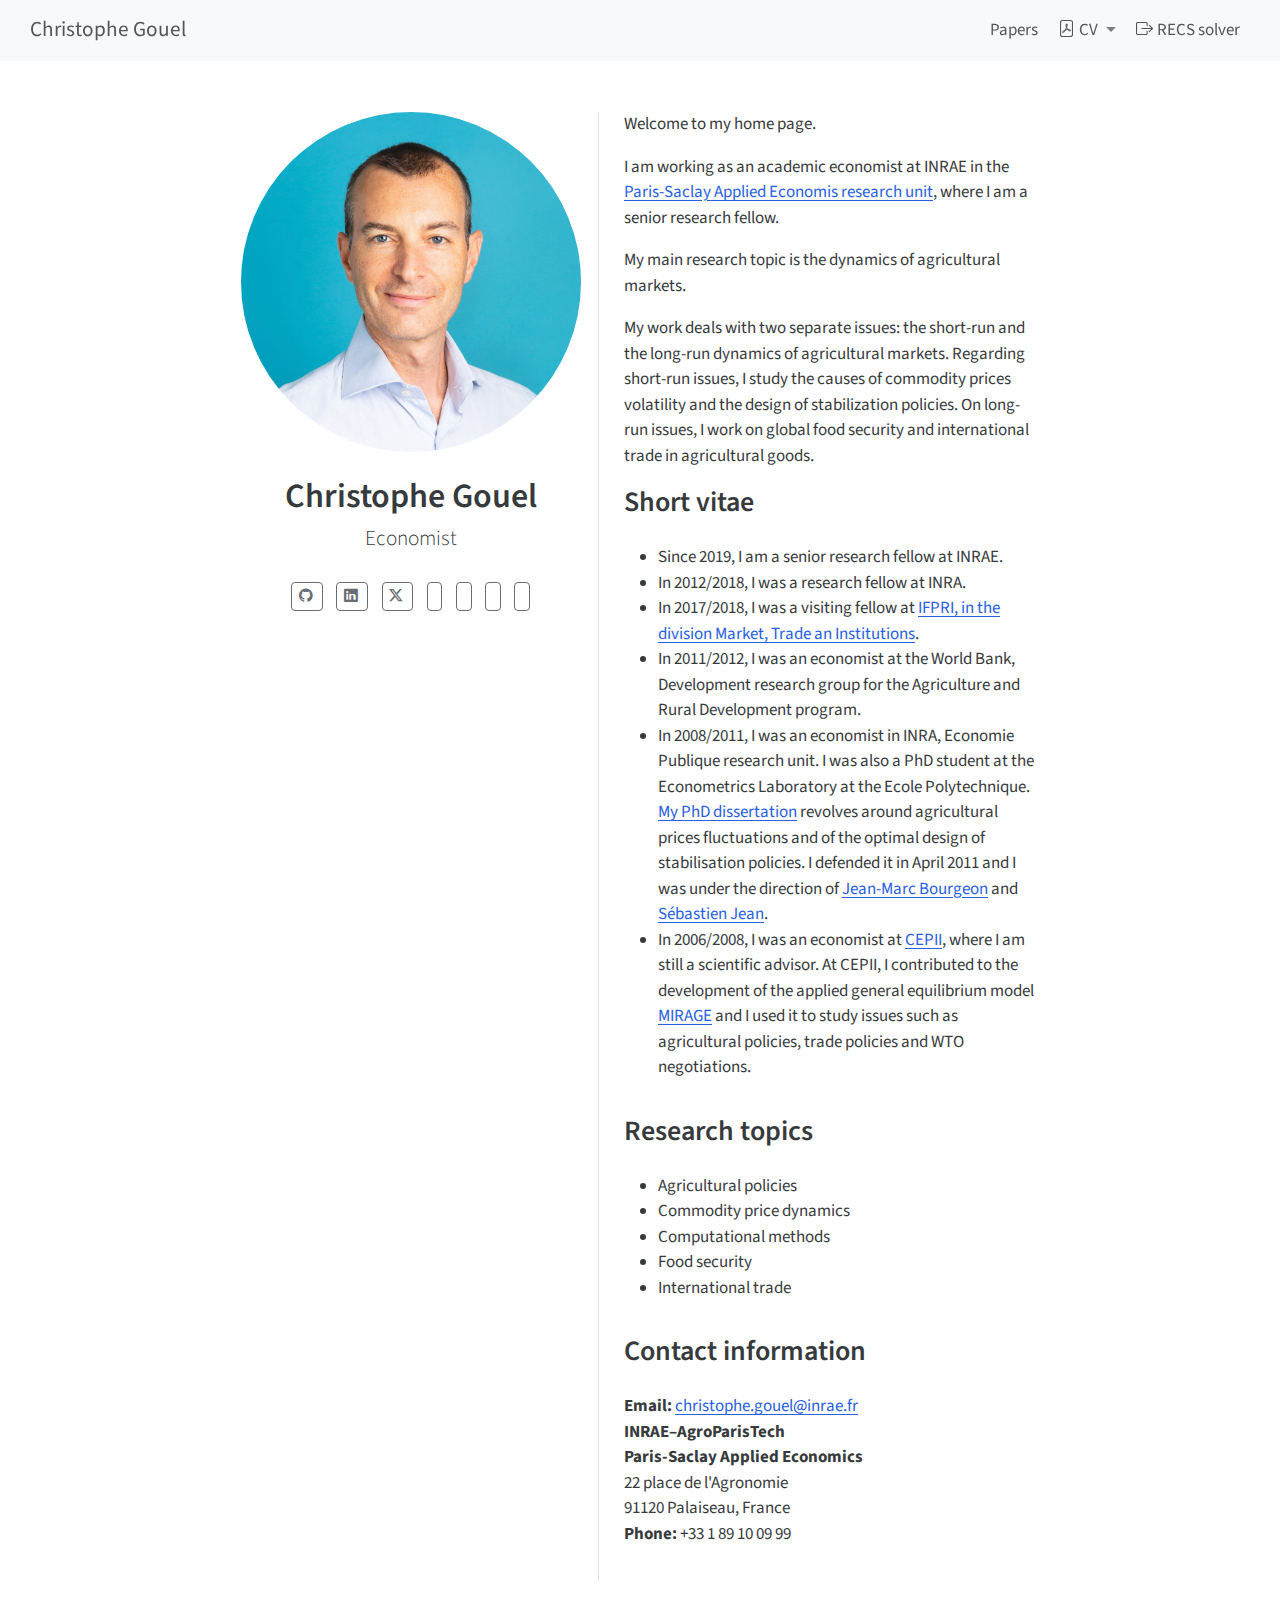
<file: index.html>
<!DOCTYPE html>
<html xmlns="http://www.w3.org/1999/xhtml" lang="en" xml:lang="en"><head>

<meta charset="utf-8">
<meta name="generator" content="quarto-1.6.42">

<meta name="viewport" content="width=device-width, initial-scale=1.0, user-scalable=yes">


<title>Christophe Gouel</title>
<style>
code{white-space: pre-wrap;}
span.smallcaps{font-variant: small-caps;}
div.columns{display: flex; gap: min(4vw, 1.5em);}
div.column{flex: auto; overflow-x: auto;}
div.hanging-indent{margin-left: 1.5em; text-indent: -1.5em;}
ul.task-list{list-style: none;}
ul.task-list li input[type="checkbox"] {
  width: 0.8em;
  margin: 0 0.8em 0.2em -1em; /* quarto-specific, see https://github.com/quarto-dev/quarto-cli/issues/4556 */ 
  vertical-align: middle;
}
</style>


<script src="site_libs/quarto-nav/quarto-nav.js"></script>
<script src="site_libs/quarto-nav/headroom.min.js"></script>
<script src="site_libs/clipboard/clipboard.min.js"></script>
<script src="site_libs/quarto-html/quarto.js"></script>
<script src="site_libs/quarto-html/popper.min.js"></script>
<script src="site_libs/quarto-html/tippy.umd.min.js"></script>
<link href="site_libs/quarto-html/tippy.css" rel="stylesheet">
<link href="site_libs/quarto-html/quarto-syntax-highlighting-2f5df379a58b258e96c21c0638c20c03.css" rel="stylesheet" id="quarto-text-highlighting-styles">
<script src="site_libs/bootstrap/bootstrap.min.js"></script>
<link href="site_libs/bootstrap/bootstrap-icons.css" rel="stylesheet">
<link href="site_libs/bootstrap/bootstrap-a6d5c0cdf29fb3b5c02a03d004e04790.min.css" rel="stylesheet" append-hash="true" id="quarto-bootstrap" data-mode="light">
<script src="site_libs/quarto-contrib/iconify-2.1.0/iconify-icon.min.js"></script>
<script id="quarto-search-options" type="application/json">{
  "language": {
    "search-no-results-text": "No results",
    "search-matching-documents-text": "matching documents",
    "search-copy-link-title": "Copy link to search",
    "search-hide-matches-text": "Hide additional matches",
    "search-more-match-text": "more match in this document",
    "search-more-matches-text": "more matches in this document",
    "search-clear-button-title": "Clear",
    "search-text-placeholder": "",
    "search-detached-cancel-button-title": "Cancel",
    "search-submit-button-title": "Submit",
    "search-label": "Search"
  }
}</script>


<meta property="og:title" content="Christophe Gouel">
<meta property="og:description" content="Economist">
<meta property="og:image" content="https://christophe-gouel.github.io/personal-website/christophe_gouel.jpg">
<meta property="og:site_name" content="Christophe Gouel">
</head>

<body class="nav-fixed fullcontent">

<div id="quarto-search-results"></div>
  <header id="quarto-header" class="headroom fixed-top">
    <nav class="navbar navbar-expand-lg " data-bs-theme="dark">
      <div class="navbar-container container-fluid">
      <div class="navbar-brand-container mx-auto">
    <a class="navbar-brand" href="./index.html">
    <span class="navbar-title">Christophe Gouel</span>
    </a>
  </div>
          <button class="navbar-toggler" type="button" data-bs-toggle="collapse" data-bs-target="#navbarCollapse" aria-controls="navbarCollapse" role="menu" aria-expanded="false" aria-label="Toggle navigation" onclick="if (window.quartoToggleHeadroom) { window.quartoToggleHeadroom(); }">
  <span class="navbar-toggler-icon"></span>
</button>
          <div class="collapse navbar-collapse" id="navbarCollapse">
            <ul class="navbar-nav navbar-nav-scroll ms-auto">
  <li class="nav-item">
    <a class="nav-link" href="./papers.html"> 
<span class="menu-text">Papers</span></a>
  </li>  
  <li class="nav-item dropdown ">
    <a class="nav-link dropdown-toggle" href="#" id="nav-menu-cv" role="link" data-bs-toggle="dropdown" aria-expanded="false">
      <i class="bi bi-file-pdf" role="img">
</i> 
 <span class="menu-text">CV</span>
    </a>
    <ul class="dropdown-menu dropdown-menu-end" aria-labelledby="nav-menu-cv">    
        <li>
    <a class="dropdown-item" href="./docs/cv_christophe_gouel_en.pdf">
 <span class="dropdown-text">English</span></a>
  </li>  
        <li>
    <a class="dropdown-item" href="./docs/cv_christophe_gouel_fr.pdf">
 <span class="dropdown-text">French</span></a>
  </li>  
    </ul>
  </li>
  <li class="nav-item">
    <a class="nav-link" href="https://www.recs-solver.org/"> <i class="bi bi-box-arrow-right" role="img">
</i> 
<span class="menu-text">RECS solver</span></a>
  </li>  
</ul>
          </div> <!-- /navcollapse -->
            <div class="quarto-navbar-tools">
</div>
      </div> <!-- /container-fluid -->
    </nav>
</header>
<!-- content -->
<div id="quarto-content" class="quarto-container page-columns page-rows-contents page-layout-article page-navbar">
<!-- sidebar -->
<!-- margin-sidebar -->
    
<!-- main -->
<div class="quarto-about-trestles">
  <div class="about-entity">
    <img src="christophe_gouel.jpg" class="about-image
  round " style="height: 20em; width: 20em;">
<header id="title-block-header" class="quarto-title-block default">
<div class="quarto-title">
<h1 class="title">Christophe Gouel</h1>
<p class="subtitle lead">Economist</p>
</div>
<div class="quarto-title-meta">
  </div>
</header>
    <div class="about-links">
  <a href="https://github.com/christophe-gouel" class="about-link" rel="" target="">
    <i class="bi bi-github"></i>
     <span class="about-link-text"></span>
  </a>
  <a href="https://www.linkedin.com/in/christophe-gouel-a5409210" class="about-link" rel="" target="">
    <i class="bi bi-linkedin"></i>
     <span class="about-link-text"></span>
  </a>
  <a href="https://x.com/ChristopheGouel" class="about-link" rel="" target="">
    <i class="bi bi-twitter-x"></i>
     <span class="about-link-text"></span>
  </a>
  <a href="https://scholar.google.com/citations?user=cw0qKdAAAAAJ" class="about-link" rel="" target="">
     <span class="about-link-text"><iconify-icon role="img" inline="" icon="academicons:google-scholar" style="font-size: 1.5em;" aria-label="Icon google-scholar from academicons Iconify.design set." title="Icon google-scholar from academicons Iconify.design set."></iconify-icon></span>
  </a>
  <a href="https://entrepot.recherche.data.gouv.fr/dataverse/christophe-gouel" class="about-link" rel="" target="">
     <span class="about-link-text"><iconify-icon role="img" inline="" icon="academicons:dataverse" style="font-size: 1.5em;" aria-label="Icon dataverse from academicons Iconify.design set." title="Icon dataverse from academicons Iconify.design set."></iconify-icon></span>
  </a>
  <a href="https://ideas.repec.org/f/pgo250.html" class="about-link" rel="" target="">
     <span class="about-link-text"><iconify-icon role="img" inline="" icon="academicons:ideas-repec" style="font-size: 1.5em;" aria-label="Icon ideas-repec from academicons Iconify.design set." title="Icon ideas-repec from academicons Iconify.design set."></iconify-icon></span>
  </a>
  <a href="https://orcid.org/0000-0002-3946-5222" class="about-link" rel="" target="">
     <span class="about-link-text"><iconify-icon role="img" inline="" icon="academicons:orcid" style="font-size: 1.5em;" aria-label="Icon orcid from academicons Iconify.design set." title="Icon orcid from academicons Iconify.design set."></iconify-icon></span>
  </a>
</div>
  </div>
  <div class="about-contents"><main class="content" id="quarto-document-content">
<p>Welcome to my home page.</p>
<p>I am working as an academic economist at INRAE in the <a href="https://psae-saclay.fr/en/">Paris-Saclay Applied Economis research unit</a>, where I am a senior research fellow.</p>
<p>My main research topic is the dynamics of agricultural markets.</p>
<p>My work deals with two separate issues: the short-run and the long-run dynamics of agricultural markets. Regarding short-run issues, I study the causes of commodity prices volatility and the design of stabilization policies. On long-run issues, I work on global food security and international trade in agricultural goods.</p>
<section id="short-vitae" class="level2">
<h2 data-anchor-id="short-vitae">Short vitae</h2>
<ul>
<li>Since 2019, I am a senior research fellow at INRAE.</li>
<li>In 2012/2018, I was a research fellow at INRA.</li>
<li>In 2017/2018, I was a visiting fellow at <a href="https://www.ifpri.org/division/markets-trade-and-institutions-mtid">IFPRI, in the division Market, Trade an Institutions</a>.</li>
<li>In 2011/2012, I was an economist at the World Bank, Development research group for the Agriculture and Rural Development program.</li>
<li>In 2008/2011, I was an economist in INRA, Economie Publique research unit. I was also a PhD student at the Econometrics Laboratory at the Ecole Polytechnique. <a href="https://pastel.archives-ouvertes.fr/pastel-00584922/">My PhD dissertation</a> revolves around agricultural prices fluctuations and of the optimal design of stabilisation policies. I defended it in April 2011 and I was under the direction of <a href="https://sites.google.com/site/jeanmarcbourgeoneconomics/">Jean-Marc Bourgeon</a> and <a href="http://sebastien.jean.eco.free.fr/">Sébastien Jean</a>.</li>
<li>In 2006/2008, I was an economist at <a href="https://www.cepii.fr/CEPII/en/welcome.asp">CEPII</a>, where I am still a scientific advisor. At CEPII, I contributed to the development of the applied general equilibrium model <a href="https://mirage-model.eu">MIRAGE</a> and I used it to study issues such as agricultural policies, trade policies and WTO negotiations.</li>
</ul>
</section>
<section id="research-topics" class="level2">
<h2 data-anchor-id="research-topics">Research topics</h2>
<ul>
<li>Agricultural policies</li>
<li>Commodity price dynamics</li>
<li>Computational methods</li>
<li>Food security</li>
<li>International trade</li>
</ul>
</section>
<section id="contact-information" class="level2">
<h2 data-anchor-id="contact-information">Contact information</h2>
<p><strong>Email:</strong> <a href="mailto:christophe.gouel@inrae.fr" class="email">christophe.gouel@inrae.fr</a><br>
<strong>INRAE–AgroParisTech</strong><br>
<strong>Paris-Saclay Applied Economics</strong><br>
22 place de l'Agronomie<br>
91120 Palaiseau, France<br>
<strong>Phone:</strong> +33 1 89 10 09 99</p>


</section>
</main></div>
</div>
 <!-- /main -->
<script id="quarto-html-after-body" type="application/javascript">
window.document.addEventListener("DOMContentLoaded", function (event) {
  const toggleBodyColorMode = (bsSheetEl) => {
    const mode = bsSheetEl.getAttribute("data-mode");
    const bodyEl = window.document.querySelector("body");
    if (mode === "dark") {
      bodyEl.classList.add("quarto-dark");
      bodyEl.classList.remove("quarto-light");
    } else {
      bodyEl.classList.add("quarto-light");
      bodyEl.classList.remove("quarto-dark");
    }
  }
  const toggleBodyColorPrimary = () => {
    const bsSheetEl = window.document.querySelector("link#quarto-bootstrap");
    if (bsSheetEl) {
      toggleBodyColorMode(bsSheetEl);
    }
  }
  toggleBodyColorPrimary();  
  const isCodeAnnotation = (el) => {
    for (const clz of el.classList) {
      if (clz.startsWith('code-annotation-')) {                     
        return true;
      }
    }
    return false;
  }
  const onCopySuccess = function(e) {
    // button target
    const button = e.trigger;
    // don't keep focus
    button.blur();
    // flash "checked"
    button.classList.add('code-copy-button-checked');
    var currentTitle = button.getAttribute("title");
    button.setAttribute("title", "Copied!");
    let tooltip;
    if (window.bootstrap) {
      button.setAttribute("data-bs-toggle", "tooltip");
      button.setAttribute("data-bs-placement", "left");
      button.setAttribute("data-bs-title", "Copied!");
      tooltip = new bootstrap.Tooltip(button, 
        { trigger: "manual", 
          customClass: "code-copy-button-tooltip",
          offset: [0, -8]});
      tooltip.show();    
    }
    setTimeout(function() {
      if (tooltip) {
        tooltip.hide();
        button.removeAttribute("data-bs-title");
        button.removeAttribute("data-bs-toggle");
        button.removeAttribute("data-bs-placement");
      }
      button.setAttribute("title", currentTitle);
      button.classList.remove('code-copy-button-checked');
    }, 1000);
    // clear code selection
    e.clearSelection();
  }
  const getTextToCopy = function(trigger) {
      const codeEl = trigger.previousElementSibling.cloneNode(true);
      for (const childEl of codeEl.children) {
        if (isCodeAnnotation(childEl)) {
          childEl.remove();
        }
      }
      return codeEl.innerText;
  }
  const clipboard = new window.ClipboardJS('.code-copy-button:not([data-in-quarto-modal])', {
    text: getTextToCopy
  });
  clipboard.on('success', onCopySuccess);
  if (window.document.getElementById('quarto-embedded-source-code-modal')) {
    const clipboardModal = new window.ClipboardJS('.code-copy-button[data-in-quarto-modal]', {
      text: getTextToCopy,
      container: window.document.getElementById('quarto-embedded-source-code-modal')
    });
    clipboardModal.on('success', onCopySuccess);
  }
    var localhostRegex = new RegExp(/^(?:http|https):\/\/localhost\:?[0-9]*\//);
    var mailtoRegex = new RegExp(/^mailto:/);
      var filterRegex = new RegExp("https:\/\/christophe-gouel\.github\.io\/personal-website\/");
    var isInternal = (href) => {
        return filterRegex.test(href) || localhostRegex.test(href) || mailtoRegex.test(href);
    }
    // Inspect non-navigation links and adorn them if external
 	var links = window.document.querySelectorAll('a[href]:not(.nav-link):not(.navbar-brand):not(.toc-action):not(.sidebar-link):not(.sidebar-item-toggle):not(.pagination-link):not(.no-external):not([aria-hidden]):not(.dropdown-item):not(.quarto-navigation-tool):not(.about-link)');
    for (var i=0; i<links.length; i++) {
      const link = links[i];
      if (!isInternal(link.href)) {
        // undo the damage that might have been done by quarto-nav.js in the case of
        // links that we want to consider external
        if (link.dataset.originalHref !== undefined) {
          link.href = link.dataset.originalHref;
        }
      }
    }
  function tippyHover(el, contentFn, onTriggerFn, onUntriggerFn) {
    const config = {
      allowHTML: true,
      maxWidth: 500,
      delay: 100,
      arrow: false,
      appendTo: function(el) {
          return el.parentElement;
      },
      interactive: true,
      interactiveBorder: 10,
      theme: 'quarto',
      placement: 'bottom-start',
    };
    if (contentFn) {
      config.content = contentFn;
    }
    if (onTriggerFn) {
      config.onTrigger = onTriggerFn;
    }
    if (onUntriggerFn) {
      config.onUntrigger = onUntriggerFn;
    }
    window.tippy(el, config); 
  }
  const noterefs = window.document.querySelectorAll('a[role="doc-noteref"]');
  for (var i=0; i<noterefs.length; i++) {
    const ref = noterefs[i];
    tippyHover(ref, function() {
      // use id or data attribute instead here
      let href = ref.getAttribute('data-footnote-href') || ref.getAttribute('href');
      try { href = new URL(href).hash; } catch {}
      const id = href.replace(/^#\/?/, "");
      const note = window.document.getElementById(id);
      if (note) {
        return note.innerHTML;
      } else {
        return "";
      }
    });
  }
  const xrefs = window.document.querySelectorAll('a.quarto-xref');
  const processXRef = (id, note) => {
    // Strip column container classes
    const stripColumnClz = (el) => {
      el.classList.remove("page-full", "page-columns");
      if (el.children) {
        for (const child of el.children) {
          stripColumnClz(child);
        }
      }
    }
    stripColumnClz(note)
    if (id === null || id.startsWith('sec-')) {
      // Special case sections, only their first couple elements
      const container = document.createElement("div");
      if (note.children && note.children.length > 2) {
        container.appendChild(note.children[0].cloneNode(true));
        for (let i = 1; i < note.children.length; i++) {
          const child = note.children[i];
          if (child.tagName === "P" && child.innerText === "") {
            continue;
          } else {
            container.appendChild(child.cloneNode(true));
            break;
          }
        }
        if (window.Quarto?.typesetMath) {
          window.Quarto.typesetMath(container);
        }
        return container.innerHTML
      } else {
        if (window.Quarto?.typesetMath) {
          window.Quarto.typesetMath(note);
        }
        return note.innerHTML;
      }
    } else {
      // Remove any anchor links if they are present
      const anchorLink = note.querySelector('a.anchorjs-link');
      if (anchorLink) {
        anchorLink.remove();
      }
      if (window.Quarto?.typesetMath) {
        window.Quarto.typesetMath(note);
      }
      if (note.classList.contains("callout")) {
        return note.outerHTML;
      } else {
        return note.innerHTML;
      }
    }
  }
  for (var i=0; i<xrefs.length; i++) {
    const xref = xrefs[i];
    tippyHover(xref, undefined, function(instance) {
      instance.disable();
      let url = xref.getAttribute('href');
      let hash = undefined; 
      if (url.startsWith('#')) {
        hash = url;
      } else {
        try { hash = new URL(url).hash; } catch {}
      }
      if (hash) {
        const id = hash.replace(/^#\/?/, "");
        const note = window.document.getElementById(id);
        if (note !== null) {
          try {
            const html = processXRef(id, note.cloneNode(true));
            instance.setContent(html);
          } finally {
            instance.enable();
            instance.show();
          }
        } else {
          // See if we can fetch this
          fetch(url.split('#')[0])
          .then(res => res.text())
          .then(html => {
            const parser = new DOMParser();
            const htmlDoc = parser.parseFromString(html, "text/html");
            const note = htmlDoc.getElementById(id);
            if (note !== null) {
              const html = processXRef(id, note);
              instance.setContent(html);
            } 
          }).finally(() => {
            instance.enable();
            instance.show();
          });
        }
      } else {
        // See if we can fetch a full url (with no hash to target)
        // This is a special case and we should probably do some content thinning / targeting
        fetch(url)
        .then(res => res.text())
        .then(html => {
          const parser = new DOMParser();
          const htmlDoc = parser.parseFromString(html, "text/html");
          const note = htmlDoc.querySelector('main.content');
          if (note !== null) {
            // This should only happen for chapter cross references
            // (since there is no id in the URL)
            // remove the first header
            if (note.children.length > 0 && note.children[0].tagName === "HEADER") {
              note.children[0].remove();
            }
            const html = processXRef(null, note);
            instance.setContent(html);
          } 
        }).finally(() => {
          instance.enable();
          instance.show();
        });
      }
    }, function(instance) {
    });
  }
      let selectedAnnoteEl;
      const selectorForAnnotation = ( cell, annotation) => {
        let cellAttr = 'data-code-cell="' + cell + '"';
        let lineAttr = 'data-code-annotation="' +  annotation + '"';
        const selector = 'span[' + cellAttr + '][' + lineAttr + ']';
        return selector;
      }
      const selectCodeLines = (annoteEl) => {
        const doc = window.document;
        const targetCell = annoteEl.getAttribute("data-target-cell");
        const targetAnnotation = annoteEl.getAttribute("data-target-annotation");
        const annoteSpan = window.document.querySelector(selectorForAnnotation(targetCell, targetAnnotation));
        const lines = annoteSpan.getAttribute("data-code-lines").split(",");
        const lineIds = lines.map((line) => {
          return targetCell + "-" + line;
        })
        let top = null;
        let height = null;
        let parent = null;
        if (lineIds.length > 0) {
            //compute the position of the single el (top and bottom and make a div)
            const el = window.document.getElementById(lineIds[0]);
            top = el.offsetTop;
            height = el.offsetHeight;
            parent = el.parentElement.parentElement;
          if (lineIds.length > 1) {
            const lastEl = window.document.getElementById(lineIds[lineIds.length - 1]);
            const bottom = lastEl.offsetTop + lastEl.offsetHeight;
            height = bottom - top;
          }
          if (top !== null && height !== null && parent !== null) {
            // cook up a div (if necessary) and position it 
            let div = window.document.getElementById("code-annotation-line-highlight");
            if (div === null) {
              div = window.document.createElement("div");
              div.setAttribute("id", "code-annotation-line-highlight");
              div.style.position = 'absolute';
              parent.appendChild(div);
            }
            div.style.top = top - 2 + "px";
            div.style.height = height + 4 + "px";
            div.style.left = 0;
            let gutterDiv = window.document.getElementById("code-annotation-line-highlight-gutter");
            if (gutterDiv === null) {
              gutterDiv = window.document.createElement("div");
              gutterDiv.setAttribute("id", "code-annotation-line-highlight-gutter");
              gutterDiv.style.position = 'absolute';
              const codeCell = window.document.getElementById(targetCell);
              const gutter = codeCell.querySelector('.code-annotation-gutter');
              gutter.appendChild(gutterDiv);
            }
            gutterDiv.style.top = top - 2 + "px";
            gutterDiv.style.height = height + 4 + "px";
          }
          selectedAnnoteEl = annoteEl;
        }
      };
      const unselectCodeLines = () => {
        const elementsIds = ["code-annotation-line-highlight", "code-annotation-line-highlight-gutter"];
        elementsIds.forEach((elId) => {
          const div = window.document.getElementById(elId);
          if (div) {
            div.remove();
          }
        });
        selectedAnnoteEl = undefined;
      };
        // Handle positioning of the toggle
    window.addEventListener(
      "resize",
      throttle(() => {
        elRect = undefined;
        if (selectedAnnoteEl) {
          selectCodeLines(selectedAnnoteEl);
        }
      }, 10)
    );
    function throttle(fn, ms) {
    let throttle = false;
    let timer;
      return (...args) => {
        if(!throttle) { // first call gets through
            fn.apply(this, args);
            throttle = true;
        } else { // all the others get throttled
            if(timer) clearTimeout(timer); // cancel #2
            timer = setTimeout(() => {
              fn.apply(this, args);
              timer = throttle = false;
            }, ms);
        }
      };
    }
      // Attach click handler to the DT
      const annoteDls = window.document.querySelectorAll('dt[data-target-cell]');
      for (const annoteDlNode of annoteDls) {
        annoteDlNode.addEventListener('click', (event) => {
          const clickedEl = event.target;
          if (clickedEl !== selectedAnnoteEl) {
            unselectCodeLines();
            const activeEl = window.document.querySelector('dt[data-target-cell].code-annotation-active');
            if (activeEl) {
              activeEl.classList.remove('code-annotation-active');
            }
            selectCodeLines(clickedEl);
            clickedEl.classList.add('code-annotation-active');
          } else {
            // Unselect the line
            unselectCodeLines();
            clickedEl.classList.remove('code-annotation-active');
          }
        });
      }
  const findCites = (el) => {
    const parentEl = el.parentElement;
    if (parentEl) {
      const cites = parentEl.dataset.cites;
      if (cites) {
        return {
          el,
          cites: cites.split(' ')
        };
      } else {
        return findCites(el.parentElement)
      }
    } else {
      return undefined;
    }
  };
  var bibliorefs = window.document.querySelectorAll('a[role="doc-biblioref"]');
  for (var i=0; i<bibliorefs.length; i++) {
    const ref = bibliorefs[i];
    const citeInfo = findCites(ref);
    if (citeInfo) {
      tippyHover(citeInfo.el, function() {
        var popup = window.document.createElement('div');
        citeInfo.cites.forEach(function(cite) {
          var citeDiv = window.document.createElement('div');
          citeDiv.classList.add('hanging-indent');
          citeDiv.classList.add('csl-entry');
          var biblioDiv = window.document.getElementById('ref-' + cite);
          if (biblioDiv) {
            citeDiv.innerHTML = biblioDiv.innerHTML;
          }
          popup.appendChild(citeDiv);
        });
        return popup.innerHTML;
      });
    }
  }
});
</script>
</div> <!-- /content -->




</body></html>
</file>
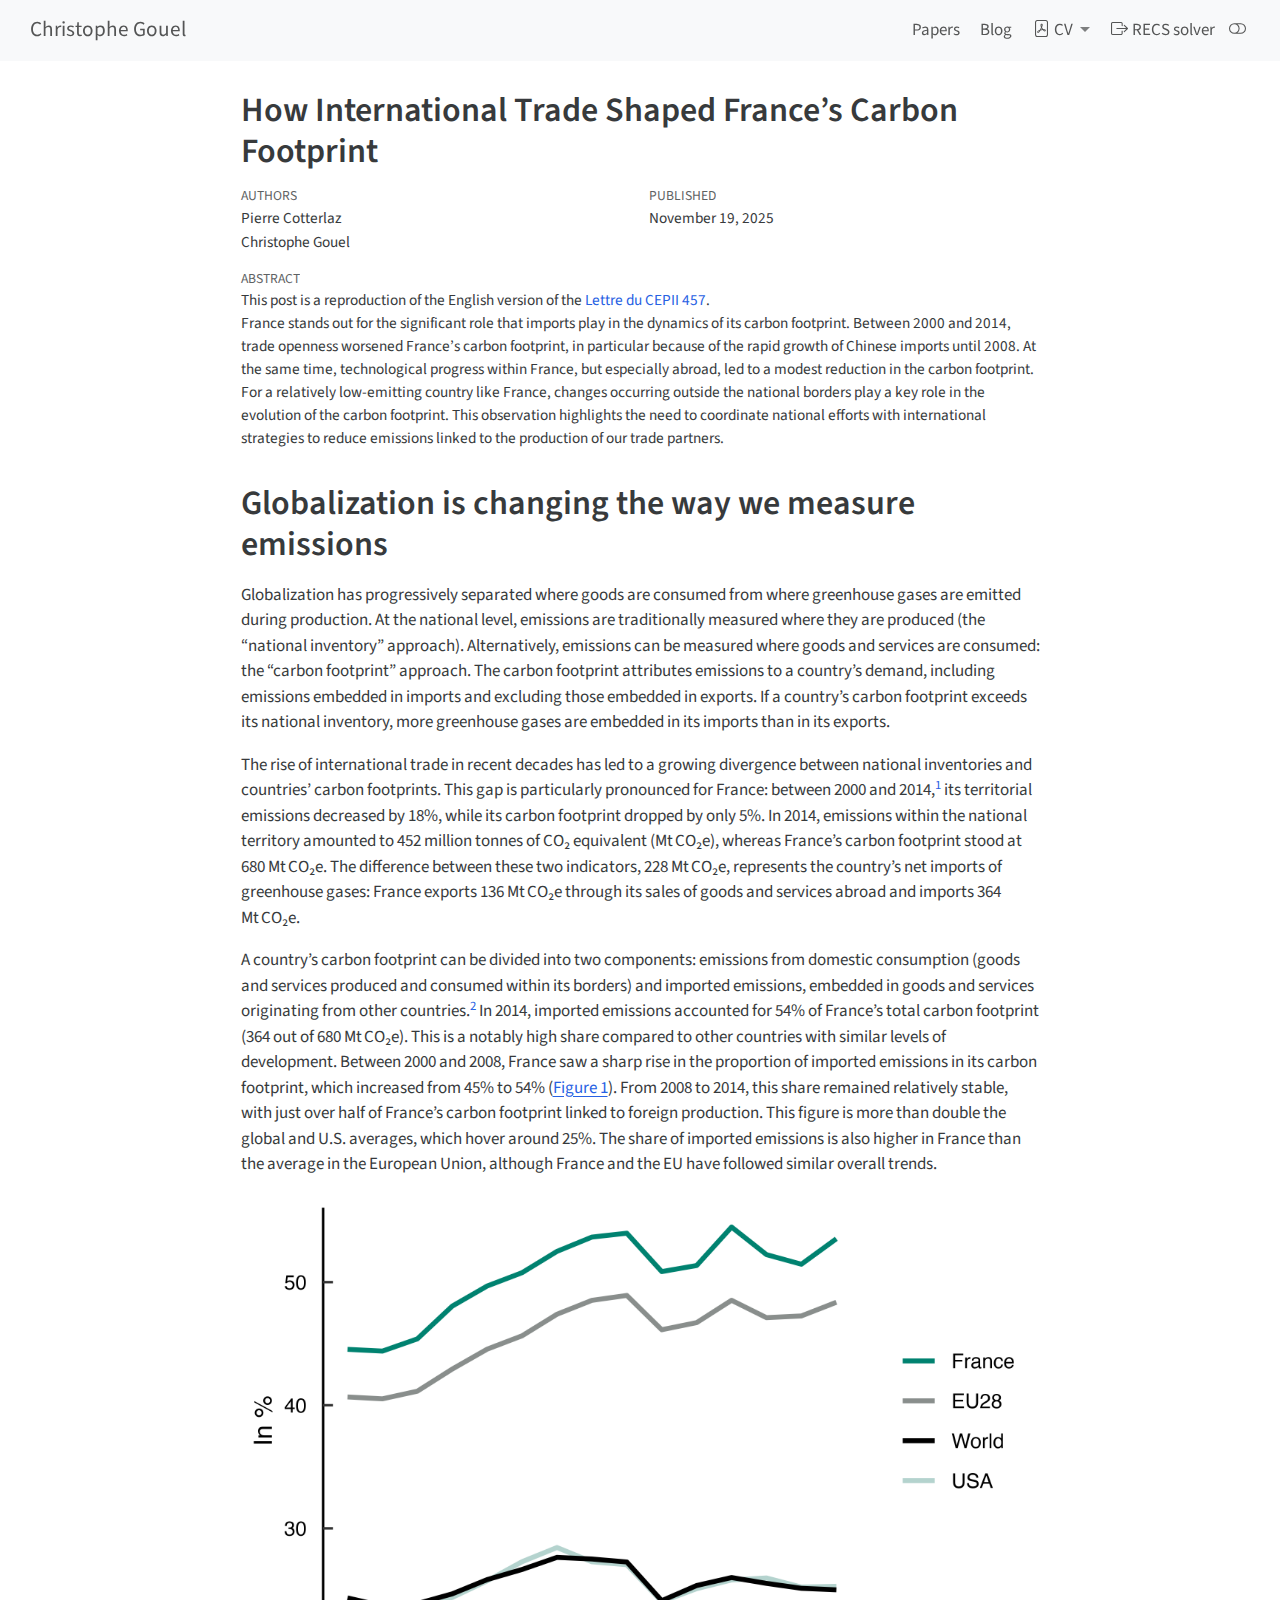
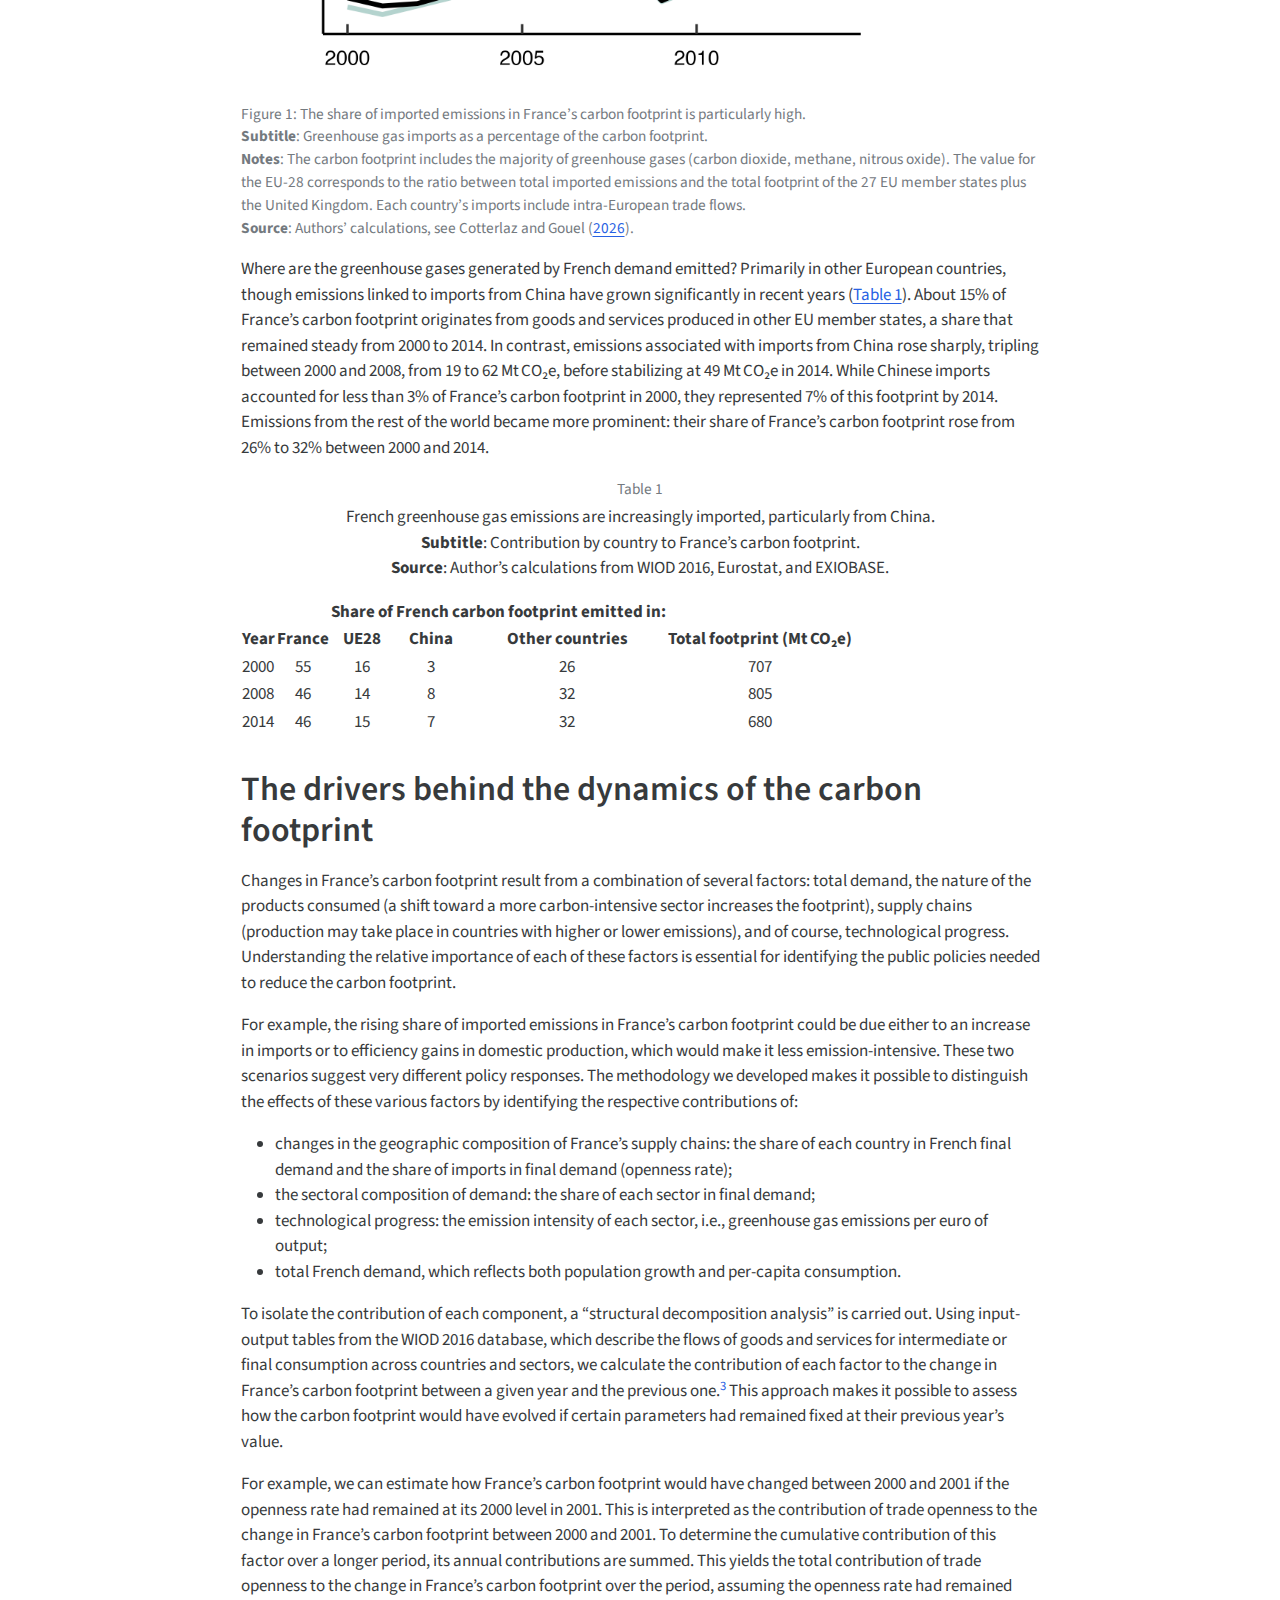
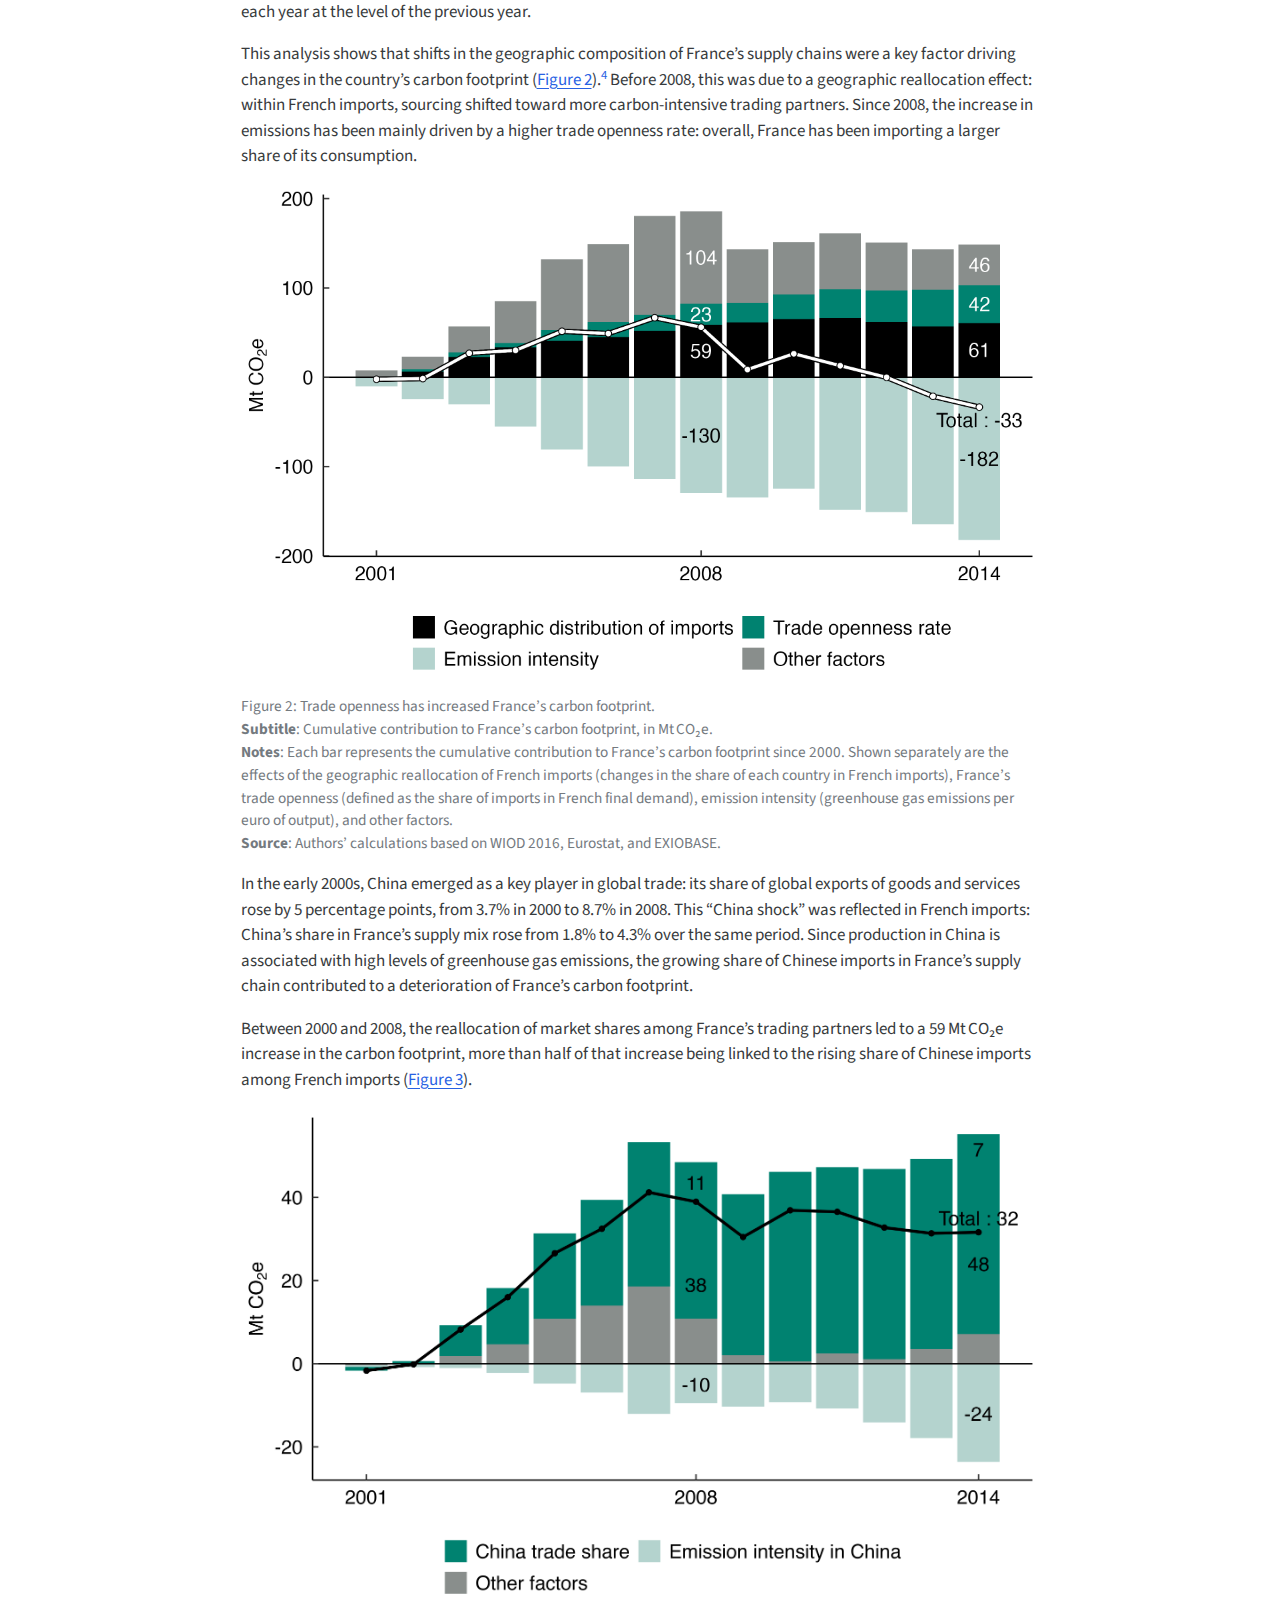
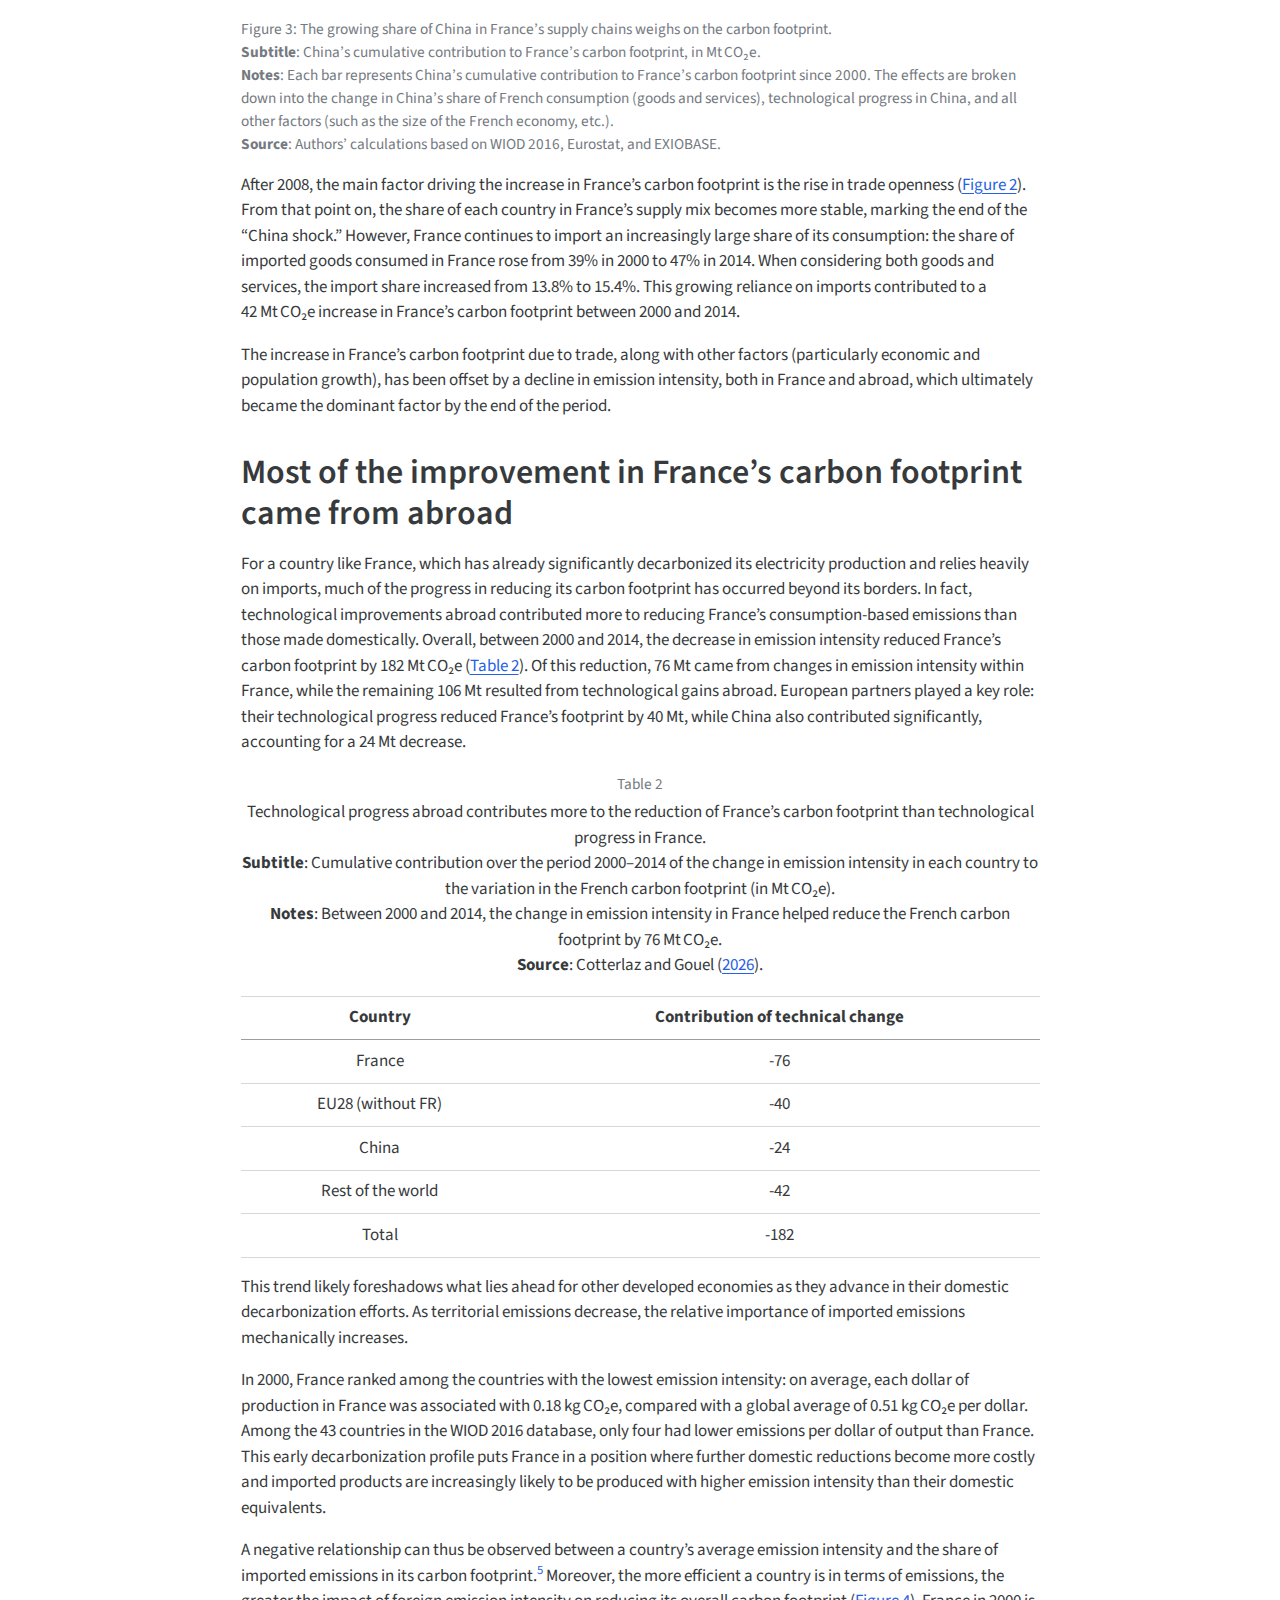
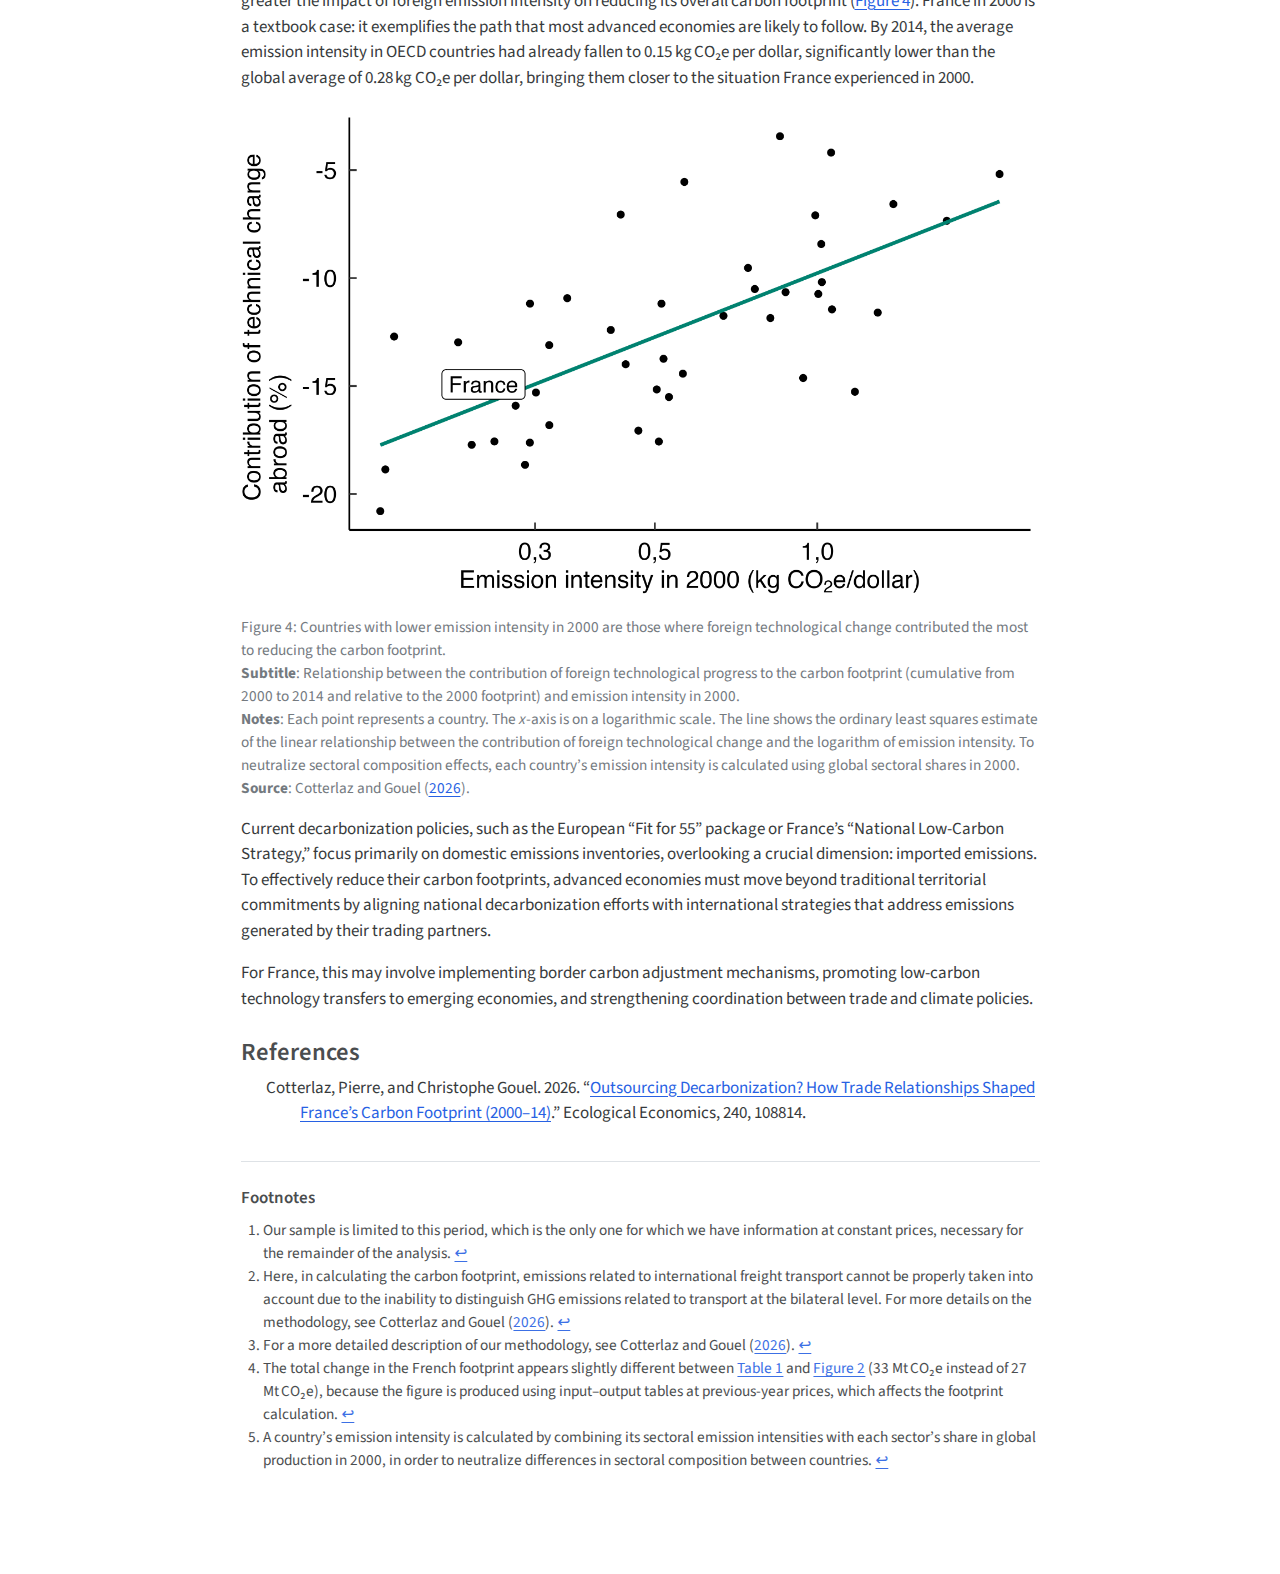
<file: posts/2025-11-19-france-footprint/index.html>
<!DOCTYPE html>
<html xmlns="http://www.w3.org/1999/xhtml" lang="en" xml:lang="en"><head>

<meta charset="utf-8">
<meta name="generator" content="quarto-1.9.37">

<meta name="viewport" content="width=device-width, initial-scale=1.0, user-scalable=yes">

<meta name="dcterms.date" content="2025-11-19">

<title>How International Trade Shaped France’s Carbon Footprint – Christophe Gouel</title>
<style>
/* Default styles provided by pandoc.
** See https://pandoc.org/MANUAL.html#variables-for-html for config info.
*/
code{white-space: pre-wrap;}
span.smallcaps{font-variant: small-caps;}
div.columns{display: flex; gap: min(4vw, 1.5em);}
div.column{flex: auto; overflow-x: auto;}
div.hanging-indent{margin-left: 1.5em; text-indent: -1.5em;}
ul.task-list{list-style: none;}
ul.task-list li input[type="checkbox"] {
  width: 0.8em;
  margin: 0 0.8em 0.2em -1em; /* quarto-specific, see https://github.com/quarto-dev/quarto-cli/issues/4556 */ 
  vertical-align: middle;
}
/* CSS for citations */
div.csl-bib-body { }
div.csl-entry {
  clear: both;
  margin-bottom: 0em;
}
.hanging-indent div.csl-entry {
  margin-left:2em;
  text-indent:-2em;
}
div.csl-left-margin {
  min-width:2em;
  float:left;
}
div.csl-right-inline {
  margin-left:2em;
  padding-left:1em;
}
div.csl-indent {
  margin-left: 2em;
}</style>


<script src="../../site_libs/quarto-nav/quarto-nav.js"></script>
<script src="../../site_libs/quarto-nav/headroom.min.js"></script>
<script src="../../site_libs/clipboard/clipboard.min.js"></script>
<script src="../../site_libs/quarto-html/quarto.js" type="module"></script>
<script src="../../site_libs/quarto-html/tabsets/tabsets.js" type="module"></script>
<script src="../../site_libs/quarto-html/popper.min.js"></script>
<script src="../../site_libs/quarto-html/tippy.umd.min.js"></script>
<script src="../../site_libs/quarto-html/anchor.min.js"></script>
<link href="../../site_libs/quarto-html/tippy.css" rel="stylesheet">
<link href="../../site_libs/quarto-html/quarto-syntax-highlighting-7f8f88aac4f3542376d5c11b86a4c14d.css" rel="stylesheet" class="quarto-color-scheme" id="quarto-text-highlighting-styles">
<link href="../../site_libs/quarto-html/quarto-syntax-highlighting-dark-d0ae9245876894da5ac7e18953ecc5cc.css" rel="stylesheet" class="quarto-color-scheme quarto-color-alternate" id="quarto-text-highlighting-styles">
<link href="../../site_libs/quarto-html/quarto-syntax-highlighting-7f8f88aac4f3542376d5c11b86a4c14d.css" rel="stylesheet" class="quarto-color-scheme-extra" id="quarto-text-highlighting-styles">
<script src="../../site_libs/bootstrap/bootstrap.min.js"></script>
<link href="../../site_libs/bootstrap/bootstrap-icons.css" rel="stylesheet">
<link href="../../site_libs/bootstrap/bootstrap-ef8652f500739441130eabd10f8eccfa.min.css" rel="stylesheet" append-hash="true" class="quarto-color-scheme" id="quarto-bootstrap" data-mode="light">
<link href="../../site_libs/bootstrap/bootstrap-dark-e6ec55d50a8571276e9da61ff62941ed.min.css" rel="stylesheet" append-hash="true" class="quarto-color-scheme quarto-color-alternate" id="quarto-bootstrap" data-mode="dark">
<link href="../../site_libs/bootstrap/bootstrap-ef8652f500739441130eabd10f8eccfa.min.css" rel="stylesheet" append-hash="true" class="quarto-color-scheme-extra" id="quarto-bootstrap" data-mode="light">
<script id="quarto-search-options" type="application/json">{
  "language": {
    "search-no-results-text": "No results",
    "search-matching-documents-text": "matching documents",
    "search-copy-link-title": "Copy link to search",
    "search-hide-matches-text": "Hide additional matches",
    "search-more-match-text": "more match in this document",
    "search-more-matches-text": "more matches in this document",
    "search-clear-button-title": "Clear",
    "search-text-placeholder": "",
    "search-detached-cancel-button-title": "Cancel",
    "search-submit-button-title": "Submit",
    "search-label": "Search"
  }
}</script>


<meta property="og:title" content="How International Trade Shaped France’s Carbon Footprint – Christophe Gouel">
<meta property="og:description" content="This post is a reproduction of the English version of the Lettre du CEPII 457.
France stands out for the significant role that imports play in the dynamics of its carbon footprint. Between 2000 and 2014, trade openness worsened France’s carbon footprint, in particular because of the rapid growth of Chinese imports until 2008. At the same time, technological progress within France, but especially abroad, led to a modest reduction in the carbon footprint. For a relatively low-emitting country like France, changes occurring outside the national borders play a key role in the evolution of the carbon footprint. This observation highlights the need to coordinate national efforts with international strategies to reduce emissions linked to the production of our trade partners.">
<meta property="og:image" content="https://www.christophegouel.com/posts/2025-11-19-france-footprint/share_imports_embedded_over_time__en.png">
<meta property="og:site_name" content="Christophe Gouel">
<meta property="og:image:height" content="2700">
<meta property="og:image:width" content="4320">
</head>

<body class="nav-fixed fullcontent quarto-light"><script id="quarto-html-before-body" type="application/javascript">
    const toggleBodyColorMode = (bsSheetEl) => {
      const mode = bsSheetEl.getAttribute("data-mode");
      const bodyEl = window.document.querySelector("body");
      if (mode === "dark") {
        bodyEl.classList.add("quarto-dark");
        bodyEl.classList.remove("quarto-light");
      } else {
        bodyEl.classList.add("quarto-light");
        bodyEl.classList.remove("quarto-dark");
      }
    }
    const toggleBodyColorPrimary = () => {
      const bsSheetEl = window.document.querySelector("link#quarto-bootstrap:not([rel=disabled-stylesheet])");
      if (bsSheetEl) {
        toggleBodyColorMode(bsSheetEl);
      }
    }
    const setColorSchemeToggle = (alternate) => {
      const toggles = window.document.querySelectorAll('.quarto-color-scheme-toggle');
      for (let i=0; i < toggles.length; i++) {
        const toggle = toggles[i];
        if (toggle) {
          if (alternate) {
            toggle.classList.add("alternate");
          } else {
            toggle.classList.remove("alternate");
          }
        }
      }
    };
    const toggleColorMode = (alternate) => {
      // Switch the stylesheets
      const primaryStylesheets = window.document.querySelectorAll('link.quarto-color-scheme:not(.quarto-color-alternate)');
      const alternateStylesheets = window.document.querySelectorAll('link.quarto-color-scheme.quarto-color-alternate');
      manageTransitions('#quarto-margin-sidebar .nav-link', false);
      if (alternate) {
        // note: dark is layered on light, we don't disable primary!
        enableStylesheet(alternateStylesheets);
        for (const sheetNode of alternateStylesheets) {
          if (sheetNode.id === "quarto-bootstrap") {
            toggleBodyColorMode(sheetNode);
          }
        }
      } else {
        disableStylesheet(alternateStylesheets);
        enableStylesheet(primaryStylesheets)
        toggleBodyColorPrimary();
      }
      manageTransitions('#quarto-margin-sidebar .nav-link', true);
      // Switch the toggles
      setColorSchemeToggle(alternate)
      // Hack to workaround the fact that safari doesn't
      // properly recolor the scrollbar when toggling (#1455)
      if (navigator.userAgent.indexOf('Safari') > 0 && navigator.userAgent.indexOf('Chrome') == -1) {
        manageTransitions("body", false);
        window.scrollTo(0, 1);
        setTimeout(() => {
          window.scrollTo(0, 0);
          manageTransitions("body", true);
        }, 40);
      }
    }
    const disableStylesheet = (stylesheets) => {
      for (let i=0; i < stylesheets.length; i++) {
        const stylesheet = stylesheets[i];
        stylesheet.rel = 'disabled-stylesheet';
      }
    }
    const enableStylesheet = (stylesheets) => {
      for (let i=0; i < stylesheets.length; i++) {
        const stylesheet = stylesheets[i];
        if(stylesheet.rel !== 'stylesheet') { // for Chrome, which will still FOUC without this check
          stylesheet.rel = 'stylesheet';
        }
      }
    }
    const manageTransitions = (selector, allowTransitions) => {
      const els = window.document.querySelectorAll(selector);
      for (let i=0; i < els.length; i++) {
        const el = els[i];
        if (allowTransitions) {
          el.classList.remove('notransition');
        } else {
          el.classList.add('notransition');
        }
      }
    }
    const isFileUrl = () => {
      return window.location.protocol === 'file:';
    }
    const hasAlternateSentinel = () => {
      let styleSentinel = getColorSchemeSentinel();
      if (styleSentinel !== null) {
        return styleSentinel === "alternate";
      } else {
        return false;
      }
    }
    const setStyleSentinel = (alternate) => {
      const value = alternate ? "alternate" : "default";
      if (!isFileUrl()) {
        window.localStorage.setItem("quarto-color-scheme", value);
      } else {
        localAlternateSentinel = value;
      }
    }
    const getColorSchemeSentinel = () => {
      if (!isFileUrl()) {
        const storageValue = window.localStorage.getItem("quarto-color-scheme");
        return storageValue != null ? storageValue : localAlternateSentinel;
      } else {
        return localAlternateSentinel;
      }
    }
    const toggleGiscusIfUsed = (isAlternate, darkModeDefault) => {
      const baseTheme = document.querySelector('#giscus-base-theme')?.value ?? 'light';
      const alternateTheme = document.querySelector('#giscus-alt-theme')?.value ?? 'dark';
      let newTheme = '';
      if(authorPrefersDark) {
        newTheme = isAlternate ? baseTheme : alternateTheme;
      } else {
        newTheme = isAlternate ? alternateTheme : baseTheme;
      }
      const changeGiscusTheme = () => {
        // From: https://github.com/giscus/giscus/issues/336
        const sendMessage = (message) => {
          const iframe = document.querySelector('iframe.giscus-frame');
          if (!iframe) return;
          iframe.contentWindow.postMessage({ giscus: message }, 'https://giscus.app');
        }
        sendMessage({
          setConfig: {
            theme: newTheme
          }
        });
      }
      const isGiscussLoaded = window.document.querySelector('iframe.giscus-frame') !== null;
      if (isGiscussLoaded) {
        changeGiscusTheme();
      }
    };
    const authorPrefersDark = false;
    const darkModeDefault = authorPrefersDark;
      document.querySelector('link#quarto-text-highlighting-styles.quarto-color-scheme-extra').rel = 'disabled-stylesheet';
      document.querySelector('link#quarto-bootstrap.quarto-color-scheme-extra').rel = 'disabled-stylesheet';
    let localAlternateSentinel = darkModeDefault ? 'alternate' : 'default';
    // Dark / light mode switch
    window.quartoToggleColorScheme = () => {
      // Read the current dark / light value
      let toAlternate = !hasAlternateSentinel();
      toggleColorMode(toAlternate);
      setStyleSentinel(toAlternate);
      toggleGiscusIfUsed(toAlternate, darkModeDefault);
      window.dispatchEvent(new Event('resize'));
    };
    // Switch to dark mode if need be
    if (hasAlternateSentinel()) {
      toggleColorMode(true);
    } else {
      toggleColorMode(false);
    }
  </script>

<div id="quarto-search-results"></div>
  <header id="quarto-header" class="headroom fixed-top">
    <nav class="navbar navbar-expand-lg " data-bs-theme="dark">
      <div class="navbar-container container-fluid">
      <div class="navbar-brand-container mx-auto">
    <a class="navbar-brand" href="../../index.html">
    <span class="navbar-title">Christophe Gouel</span>
    </a>
  </div>
          <button class="navbar-toggler" type="button" data-bs-toggle="collapse" data-bs-target="#navbarCollapse" aria-controls="navbarCollapse" role="menu" aria-expanded="false" aria-label="Toggle navigation" onclick="if (window.quartoToggleHeadroom) { window.quartoToggleHeadroom(); }">
  <span class="navbar-toggler-icon"></span>
</button>
          <div class="collapse navbar-collapse" id="navbarCollapse">
            <ul class="navbar-nav navbar-nav-scroll ms-auto">
  <li class="nav-item">
    <a class="nav-link" href="../../papers.html"> 
<span class="menu-text">Papers</span></a>
  </li>  
  <li class="nav-item">
    <a class="nav-link" href="../../blog.html"> 
<span class="menu-text">Blog</span></a>
  </li>  
  <li class="nav-item dropdown ">
    <a class="nav-link dropdown-toggle" href="#" id="nav-menu-cv" role="link" data-bs-toggle="dropdown" aria-expanded="false">
      <i class="bi bi-file-pdf" role="img">
</i> 
 <span class="menu-text">CV</span>
    </a>
    <ul class="dropdown-menu dropdown-menu-end" aria-labelledby="nav-menu-cv">    
        <li>
    <a class="dropdown-item" href="../../docs/cv_christophe_gouel_en.pdf">
 <span class="dropdown-text">English</span></a>
  </li>  
        <li>
    <a class="dropdown-item" href="../../docs/cv_christophe_gouel_fr.pdf">
 <span class="dropdown-text">French</span></a>
  </li>  
    </ul>
  </li>
  <li class="nav-item">
    <a class="nav-link" href="https://www.recs-solver.org/"> <i class="bi bi-box-arrow-right" role="img">
</i> 
<span class="menu-text">RECS solver</span></a>
  </li>  
</ul>
          </div> <!-- /navcollapse -->
            <div class="quarto-navbar-tools">
  <a href="" class="quarto-color-scheme-toggle quarto-navigation-tool  px-1" onclick="window.quartoToggleColorScheme(); return false;" title="Toggle dark mode"><i class="bi"></i></a>
</div>
      </div> <!-- /container-fluid -->
    </nav>
</header>
<!-- content -->
<div id="quarto-content" class="quarto-container page-columns page-rows-contents page-layout-article page-navbar">
<!-- sidebar -->
<!-- margin-sidebar -->
    
<!-- main -->
<main class="content" id="quarto-document-content">


<header id="title-block-header" class="quarto-title-block default">
<div class="quarto-title">
<h1 class="title">How International Trade Shaped France’s Carbon Footprint</h1>
</div>



<div class="quarto-title-meta">

    <div>
    <div class="quarto-title-meta-heading">Authors</div>
    <div class="quarto-title-meta-contents">
             <p>Pierre Cotterlaz </p>
             <p>Christophe Gouel </p>
          </div>
  </div>
    
    <div>
    <div class="quarto-title-meta-heading">Published</div>
    <div class="quarto-title-meta-contents">
      <p class="date">November 19, 2025</p>
    </div>
  </div>
  
    
  </div>
  
<div>
  <div class="abstract">
    <div class="block-title">Abstract</div>
    <p>This post is a reproduction of the English version of the <a href="https://www.cepii.fr/CEPII/en/publications/lettre/abstract.asp?NoDoc=14667">Lettre du CEPII 457</a>.<br>
    France stands out for the significant role that imports play in the dynamics of its carbon footprint. Between 2000 and 2014, trade openness worsened France’s carbon footprint, in particular because of the rapid growth of Chinese imports until 2008. At the same time, technological progress within France, but especially abroad, led to a modest reduction in the carbon footprint. For a relatively low-emitting country like France, changes occurring outside the national borders play a key role in the evolution of the carbon footprint. This observation highlights the need to coordinate national efforts with international strategies to reduce emissions linked to the production of our trade partners.</p>
  </div>
</div>


</header>


<section id="globalization-is-changing-the-way-we-measure-emissions" class="level1">
<h1>Globalization is changing the way we measure emissions</h1>
<p>Globalization has progressively separated where goods are consumed from where greenhouse gases are emitted during production. At the national level, emissions are traditionally measured where they are produced (the “national inventory” approach). Alternatively, emissions can be measured where goods and services are consumed: the “carbon footprint” approach. The carbon footprint attributes emissions to a country’s demand, including emissions embedded in imports and excluding those embedded in exports. If a country’s carbon footprint exceeds its national inventory, more greenhouse gases are embedded in its imports than in its exports.</p>
<p>The rise of international trade in recent decades has led to a growing divergence between national inventories and countries’ carbon footprints. This gap is particularly pronounced for France: between 2000 and 2014,<a href="#fn1" class="footnote-ref" id="fnref1" role="doc-noteref"><sup>1</sup></a> its territorial emissions decreased by 18%, while its carbon footprint dropped by only 5%. In 2014, emissions within the national territory amounted to 452 million tonnes of CO₂ equivalent (Mt CO₂e), whereas France’s carbon footprint stood at 680 Mt CO₂e. The difference between these two indicators, 228 Mt CO₂e, represents the country’s net imports of greenhouse gases: France exports 136 Mt CO₂e through its sales of goods and services abroad and imports 364 Mt CO₂e.</p>
<p>A country’s carbon footprint can be divided into two components: emissions from domestic consumption (goods and services produced and consumed within its borders) and imported emissions, embedded in goods and services originating from other countries.<a href="#fn2" class="footnote-ref" id="fnref2" role="doc-noteref"><sup>2</sup></a> In 2014, imported emissions accounted for 54% of France’s total carbon footprint (364 out of 680 Mt CO₂e). This is a notably high share compared to other countries with similar levels of development. Between 2000 and 2008, France saw a sharp rise in the proportion of imported emissions in its carbon footprint, which increased from 45% to 54% (<a href="#fig-share" class="quarto-xref">Figure&nbsp;1</a>). From 2008 to 2014, this share remained relatively stable, with just over half of France’s carbon footprint linked to foreign production. This figure is more than double the global and U.S. averages, which hover around 25%. The share of imported emissions is also higher in France than the average in the European Union, although France and the EU have followed similar overall trends.</p>
<div id="fig-share" class="quarto-float quarto-figure quarto-figure-center anchored">
<figure class="quarto-float quarto-float-fig figure">
<div aria-describedby="fig-share-caption-0ceaefa1-69ba-4598-a22c-09a6ac19f8ca">
<img src="share_imports_embedded_over_time__en.png" class="img-fluid figure-img">
</div>
<figcaption class="quarto-float-caption-bottom quarto-float-caption quarto-float-fig" id="fig-share-caption-0ceaefa1-69ba-4598-a22c-09a6ac19f8ca">
Figure&nbsp;1: The share of imported emissions in France’s carbon footprint is particularly high.<br>
<strong>Subtitle</strong>: Greenhouse gas imports as a percentage of the carbon footprint.<br>
<strong>Notes</strong>: The carbon footprint includes the majority of greenhouse gases (carbon dioxide, methane, nitrous oxide). The value for the EU-28 corresponds to the ratio between total imported emissions and the total footprint of the 27 EU member states plus the United Kingdom. Each country’s imports include intra-European trade flows.<br>
<strong>Source</strong>: Authors’ calculations, see Cotterlaz and Gouel (<a href="#ref-Cott25en" class="quarto-xref">2026</a>).
</figcaption>
</figure>
</div>
<p>Where are the greenhouse gases generated by French demand emitted? Primarily in other European countries, though emissions linked to imports from China have grown significantly in recent years (<a href="#tbl-foreign" class="quarto-xref">Table&nbsp;1</a>). About 15% of France’s carbon footprint originates from goods and services produced in other EU member states, a share that remained steady from 2000 to 2014. In contrast, emissions associated with imports from China rose sharply, tripling between 2000 and 2008, from 19 to 62 Mt CO₂e, before stabilizing at 49 Mt CO₂e in 2014. While Chinese imports accounted for less than 3% of France’s carbon footprint in 2000, they represented 7% of this footprint by 2014. Emissions from the rest of the world became more prominent: their share of France’s carbon footprint rose from 26% to 32% between 2000 and 2014.</p>
<div id="tbl-foreign" class="quarto-float quarto-figure quarto-figure-center anchored">
<figure class="quarto-float quarto-float-tbl figure">
<figcaption class="quarto-float-caption-top quarto-float-caption quarto-float-tbl quarto-uncaptioned" id="tbl-foreign-caption-0ceaefa1-69ba-4598-a22c-09a6ac19f8ca">
Table&nbsp;1
</figcaption>
<div aria-describedby="tbl-foreign-caption-0ceaefa1-69ba-4598-a22c-09a6ac19f8ca">
<p>French greenhouse gas emissions are increasingly imported, particularly from China.<br>
<strong>Subtitle</strong>: Contribution by country to France’s carbon footprint.<br>
<strong>Source</strong>: Author’s calculations from WIOD 2016, Eurostat, and EXIOBASE.</p>
<table>
<thead>
<tr>
<th>
</th>
<th>
</th>
<th colspan="3">
Share of French carbon footprint emitted in:
</th>
<th>
</th>
</tr>
<tr>
<th>
Year
</th>
<th>
France
</th>
<th>
UE28
</th>
<th>
China
</th>
<th>
Other countries
</th>
<th>
Total footprint (Mt CO₂e)
</th>
</tr>
</thead>
<tbody>
<tr>
<td>
2000
</td>
<td>
55
</td>
<td>
16
</td>
<td>
3
</td>
<td>
26
</td>
<td>
707
</td>
</tr>
<tr>
<td>
2008
</td>
<td>
46
</td>
<td>
14
</td>
<td>
8
</td>
<td>
32
</td>
<td>
805
</td>
</tr>
<tr>
<td>
2014
</td>
<td>
46
</td>
<td>
15
</td>
<td>
7
</td>
<td>
32
</td>
<td>
680
</td>
</tr>
</tbody>
</table>
</div>
</figure>
</div>
</section>
<section id="the-drivers-behind-the-dynamics-of-the-carbon-footprint" class="level1">
<h1>The drivers behind the dynamics of the carbon footprint</h1>
<p>Changes in France’s carbon footprint result from a combination of several factors: total demand, the nature of the products consumed (a shift toward a more carbon-intensive sector increases the footprint), supply chains (production may take place in countries with higher or lower emissions), and of course, technological progress. Understanding the relative importance of each of these factors is essential for identifying the public policies needed to reduce the carbon footprint.</p>
<p>For example, the rising share of imported emissions in France’s carbon footprint could be due either to an increase in imports or to efficiency gains in domestic production, which would make it less emission-intensive. These two scenarios suggest very different policy responses. The methodology we developed makes it possible to distinguish the effects of these various factors by identifying the respective contributions of:</p>
<ul>
<li>changes in the geographic composition of France’s supply chains: the share of each country in French final demand and the share of imports in final demand (openness rate);</li>
<li>the sectoral composition of demand: the share of each sector in final demand;</li>
<li>technological progress: the emission intensity of each sector, i.e., greenhouse gas emissions per euro of output;</li>
<li>total French demand, which reflects both population growth and per-capita consumption.</li>
</ul>
<p>To isolate the contribution of each component, a “structural decomposition analysis” is carried out. Using input-output tables from the WIOD 2016 database, which describe the flows of goods and services for intermediate or final consumption across countries and sectors, we calculate the contribution of each factor to the change in France’s carbon footprint between a given year and the previous one.<a href="#fn3" class="footnote-ref" id="fnref3" role="doc-noteref"><sup>3</sup></a> This approach makes it possible to assess how the carbon footprint would have evolved if certain parameters had remained fixed at their previous year’s value.</p>
<p>For example, we can estimate how France’s carbon footprint would have changed between 2000 and 2001 if the openness rate had remained at its 2000 level in 2001. This is interpreted as the contribution of trade openness to the change in France’s carbon footprint between 2000 and 2001. To determine the cumulative contribution of this factor over a longer period, its annual contributions are summed. This yields the total contribution of trade openness to the change in France’s carbon footprint over the period, assuming the openness rate had remained each year at the level of the previous year.</p>
<p>This analysis shows that shifts in the geographic composition of France’s supply chains were a key factor driving changes in the country’s carbon footprint (<a href="#fig-geo" class="quarto-xref">Figure&nbsp;2</a>).<a href="#fn4" class="footnote-ref" id="fnref4" role="doc-noteref"><sup>4</sup></a> Before 2008, this was due to a geographic reallocation effect: within French imports, sourcing shifted toward more carbon-intensive trading partners. Since 2008, the increase in emissions has been mainly driven by a higher trade openness rate: overall, France has been importing a larger share of its consumption.</p>
<div id="fig-geo" class="quarto-float quarto-figure quarto-figure-center anchored">
<figure class="quarto-float quarto-float-fig figure">
<div aria-describedby="fig-geo-caption-0ceaefa1-69ba-4598-a22c-09a6ac19f8ca">
<img src="decomposition_footprint_fr_geography__en.png" class="img-fluid figure-img">
</div>
<figcaption class="quarto-float-caption-bottom quarto-float-caption quarto-float-fig" id="fig-geo-caption-0ceaefa1-69ba-4598-a22c-09a6ac19f8ca">
Figure&nbsp;2: Trade openness has increased France’s carbon footprint.<br>
<strong>Subtitle</strong>: Cumulative contribution to France’s carbon footprint, in Mt CO₂e.<br>
<strong>Notes</strong>: Each bar represents the cumulative contribution to France’s carbon footprint since 2000. Shown separately are the effects of the geographic reallocation of French imports (changes in the share of each country in French imports), France’s trade openness (defined as the share of imports in French final demand), emission intensity (greenhouse gas emissions per euro of output), and other factors.<br>
<strong>Source</strong>: Authors’ calculations based on WIOD 2016, Eurostat, and EXIOBASE.
</figcaption>
</figure>
</div>
<p>In the early 2000s, China emerged as a key player in global trade: its share of global exports of goods and services rose by 5 percentage points, from 3.7% in 2000 to 8.7% in 2008. This “China shock” was reflected in French imports: China’s share in France’s supply mix rose from 1.8% to 4.3% over the same period. Since production in China is associated with high levels of greenhouse gas emissions, the growing share of Chinese imports in France’s supply chain contributed to a deterioration of France’s carbon footprint.</p>
<p>Between 2000 and 2008, the reallocation of market shares among France’s trading partners led to a 59&nbsp;Mt CO₂e increase in the carbon footprint, more than half of that increase being linked to the rising share of Chinese imports among French imports (<a href="#fig-china" class="quarto-xref">Figure&nbsp;3</a>).</p>
<div id="fig-china" class="quarto-float quarto-figure quarto-figure-center anchored">
<figure class="quarto-float quarto-float-fig figure">
<div aria-describedby="fig-china-caption-0ceaefa1-69ba-4598-a22c-09a6ac19f8ca">
<img src="decomposition_footprint_fr_chn__en.png" class="img-fluid figure-img">
</div>
<figcaption class="quarto-float-caption-bottom quarto-float-caption quarto-float-fig" id="fig-china-caption-0ceaefa1-69ba-4598-a22c-09a6ac19f8ca">
Figure&nbsp;3: The growing share of China in France’s supply chains weighs on the carbon footprint.<br>
<strong>Subtitle</strong>: China’s cumulative contribution to France’s carbon footprint, in Mt CO₂e.<br>
<strong>Notes</strong>: Each bar represents China’s cumulative contribution to France’s carbon footprint since 2000. The effects are broken down into the change in China’s share of French consumption (goods and services), technological progress in China, and all other factors (such as the size of the French economy, etc.).<br>
<strong>Source</strong>: Authors’ calculations based on WIOD 2016, Eurostat, and EXIOBASE.
</figcaption>
</figure>
</div>
<p>After 2008, the main factor driving the increase in France’s carbon footprint is the rise in trade openness (<a href="#fig-geo" class="quarto-xref">Figure&nbsp;2</a>). From that point on, the share of each country in France’s supply mix becomes more stable, marking the end of the “China shock.” However, France continues to import an increasingly large share of its consumption: the share of imported goods consumed in France rose from 39% in 2000 to 47% in 2014. When considering both goods and services, the import share increased from 13.8% to 15.4%. This growing reliance on imports contributed to a 42&nbsp;Mt CO₂e increase in France’s carbon footprint between 2000 and 2014.</p>
<p>The increase in France’s carbon footprint due to trade, along with other factors (particularly economic and population growth), has been offset by a decline in emission intensity, both in France and abroad, which ultimately became the dominant factor by the end of the period.</p>
</section>
<section id="most-of-the-improvement-in-frances-carbon-footprint-came-from-abroad" class="level1">
<h1>Most of the improvement in France’s carbon footprint came from abroad</h1>
<p>For a country like France, which has already significantly decarbonized its electricity production and relies heavily on imports, much of the progress in reducing its carbon footprint has occurred beyond its borders. In fact, technological improvements abroad contributed more to reducing France’s consumption-based emissions than those made domestically. Overall, between 2000 and 2014, the decrease in emission intensity reduced France’s carbon footprint by 182&nbsp;Mt CO₂e (<a href="#tbl-wforeign" class="quarto-xref">Table&nbsp;2</a>). Of this reduction, 76&nbsp;Mt came from changes in emission intensity within France, while the remaining 106&nbsp;Mt resulted from technological gains abroad. European partners played a key role: their technological progress reduced France’s footprint by 40&nbsp;Mt, while China also contributed significantly, accounting for a 24&nbsp;Mt decrease.</p>
<div id="tbl-wforeign" class="quarto-float quarto-figure quarto-figure-center anchored">
<figure class="quarto-float quarto-float-tbl figure">
<figcaption class="quarto-float-caption-top quarto-float-caption quarto-float-tbl quarto-uncaptioned" id="tbl-wforeign-caption-0ceaefa1-69ba-4598-a22c-09a6ac19f8ca">
Table&nbsp;2
</figcaption>
<div aria-describedby="tbl-wforeign-caption-0ceaefa1-69ba-4598-a22c-09a6ac19f8ca">
<p>Technological progress abroad contributes more to the reduction of France’s carbon footprint than technological progress in France.<br>
<strong>Subtitle</strong>: Cumulative contribution over the period 2000–2014 of the change in emission intensity in each country to the variation in the French carbon footprint (in Mt CO₂e).<br>
<strong>Notes</strong>: Between 2000 and 2014, the change in emission intensity in France helped reduce the French carbon footprint by 76 Mt CO₂e.<br>
<strong>Source</strong>: Cotterlaz and Gouel (<a href="#ref-Cott25en" class="quarto-xref">2026</a>).</p>
<table class="caption-top table">
<thead>
<tr class="header">
<th>Country</th>
<th>Contribution of technical change</th>
</tr>
</thead>
<tbody>
<tr class="odd">
<td>France</td>
<td>-76</td>
</tr>
<tr class="even">
<td>EU28 (without FR)</td>
<td>-40</td>
</tr>
<tr class="odd">
<td>China</td>
<td>-24</td>
</tr>
<tr class="even">
<td>Rest of the world</td>
<td>-42</td>
</tr>
<tr class="odd">
<td>Total</td>
<td>-182</td>
</tr>
</tbody>
</table>
</div>
</figure>
</div>
<p>This trend likely foreshadows what lies ahead for other developed economies as they advance in their domestic decarbonization efforts. As territorial emissions decrease, the relative importance of imported emissions mechanically increases.</p>
<p>In 2000, France ranked among the countries with the lowest emission intensity: on average, each dollar of production in France was associated with 0.18 kg CO₂e, compared with a global average of 0.51 kg CO₂e per dollar. Among the 43 countries in the WIOD 2016 database, only four had lower emissions per dollar of output than France. This early decarbonization profile puts France in a position where further domestic reductions become more costly and imported products are increasingly likely to be produced with higher emission intensity than their domestic equivalents.</p>
<p>A negative relationship can thus be observed between a country’s average emission intensity and the share of imported emissions in its carbon footprint.<a href="#fn5" class="footnote-ref" id="fnref5" role="doc-noteref"><sup>5</sup></a> Moreover, the more efficient a country is in terms of emissions, the greater the impact of foreign emission intensity on reducing its overall carbon footprint (<a href="#fig-wforeign" class="quarto-xref">Figure&nbsp;4</a>). France in 2000 is a textbook case: it exemplifies the path that most advanced economies are likely to follow. By 2014, the average emission intensity in OECD countries had already fallen to 0.15 kg CO₂e per dollar, significantly lower than the global average of 0.28 kg CO₂e per dollar, bringing them closer to the situation France experienced in 2000.</p>
<div id="fig-wforeign" class="quarto-float quarto-figure quarto-figure-center anchored">
<figure class="quarto-float quarto-float-fig figure">
<div aria-describedby="fig-wforeign-caption-0ceaefa1-69ba-4598-a22c-09a6ac19f8ca">
<img src="scatterplot_emission_intensity__foreign_tech__en.png" class="img-fluid figure-img">
</div>
<figcaption class="quarto-float-caption-bottom quarto-float-caption quarto-float-fig" id="fig-wforeign-caption-0ceaefa1-69ba-4598-a22c-09a6ac19f8ca">
Figure&nbsp;4: Countries with lower emission intensity in 2000 are those where foreign technological change contributed the most to reducing the carbon footprint.<br>
<strong>Subtitle</strong>: Relationship between the contribution of foreign technological progress to the carbon footprint (cumulative from 2000 to 2014 and relative to the 2000 footprint) and emission intensity in 2000.<br>
<strong>Notes</strong>: Each point represents a country. The <em>x</em>-axis is on a logarithmic scale. The line shows the ordinary least squares estimate of the linear relationship between the contribution of foreign technological change and the logarithm of emission intensity. To neutralize sectoral composition effects, each country’s emission intensity is calculated using global sectoral shares in 2000.<br>
<strong>Source</strong>: Cotterlaz and Gouel (<a href="#ref-Cott25en" class="quarto-xref">2026</a>).
</figcaption>
</figure>
</div>
<p>Current decarbonization policies, such as the European “Fit for 55” package or France’s “National Low-Carbon Strategy,” focus primarily on domestic emissions inventories, overlooking a crucial dimension: imported emissions. To effectively reduce their carbon footprints, advanced economies must move beyond traditional territorial commitments by aligning national decarbonization efforts with international strategies that address emissions generated by their trading partners.</p>
<p>For France, this may involve implementing border carbon adjustment mechanisms, promoting low-carbon technology transfers to emerging economies, and strengthening coordination between trade and climate policies.</p>
<section id="references" class="level3">
<h3 class="anchored" data-anchor-id="references">References</h3>
<div id="refs" class="references csl-bib-body hanging-indent" data-entry-spacing="0" role="list">
<div id="ref-Cott25en" class="csl-entry" role="listitem">
Cotterlaz, Pierre, and Christophe Gouel. 2026. “<a href="https://doi.org/10.1016/j.ecolecon.2025.108814">Outsourcing Decarbonization? How Trade Relationships Shaped France’s Carbon Footprint (2000–14)</a>.” Ecological Economics, 240, 108814.
</div>
</div>


</section>
</section>


<div id="quarto-appendix" class="default"><section id="footnotes" class="footnotes footnotes-end-of-document" role="doc-endnotes"><h2 class="anchored quarto-appendix-heading">Footnotes</h2>

<ol>
<li id="fn1"><p>Our sample is limited to this period, which is the only one for which we have information at constant prices, necessary for the remainder of the analysis.<a href="#fnref1" class="footnote-back" role="doc-backlink">↩︎</a></p></li>
<li id="fn2"><p>Here, in calculating the carbon footprint, emissions related to international freight transport cannot be properly taken into account due to the inability to distinguish GHG emissions related to transport at the bilateral level. For more details on the methodology, see Cotterlaz and Gouel (<a href="#ref-Cott25en" class="quarto-xref">2026</a>).<a href="#fnref2" class="footnote-back" role="doc-backlink">↩︎</a></p></li>
<li id="fn3"><p>For a more detailed description of our methodology, see Cotterlaz and Gouel (<a href="#ref-Cott25en" class="quarto-xref">2026</a>).<a href="#fnref3" class="footnote-back" role="doc-backlink">↩︎</a></p></li>
<li id="fn4"><p>The total change in the French footprint appears slightly different between <a href="#tbl-foreign" class="quarto-xref">Table&nbsp;1</a> and <a href="#fig-geo" class="quarto-xref">Figure&nbsp;2</a> (33 Mt CO₂e instead of 27 Mt CO₂e), because the figure is produced using input–output tables at previous-year prices, which affects the footprint calculation.<a href="#fnref4" class="footnote-back" role="doc-backlink">↩︎</a></p></li>
<li id="fn5"><p>A country’s emission intensity is calculated by combining its sectoral emission intensities with each sector’s share in global production in 2000, in order to neutralize differences in sectoral composition between countries.<a href="#fnref5" class="footnote-back" role="doc-backlink">↩︎</a></p></li>
</ol>
</section></div></main> <!-- /main -->
<script id="quarto-html-after-body" type="application/javascript">
  window.document.addEventListener("DOMContentLoaded", function (event) {
    // Ensure there is a toggle, if there isn't float one in the top right
    if (window.document.querySelector('.quarto-color-scheme-toggle') === null) {
      const a = window.document.createElement('a');
      a.classList.add('top-right');
      a.classList.add('quarto-color-scheme-toggle');
      a.href = "";
      a.onclick = function() { try { window.quartoToggleColorScheme(); } catch {} return false; };
      const i = window.document.createElement("i");
      i.classList.add('bi');
      a.appendChild(i);
      window.document.body.appendChild(a);
    }
    setColorSchemeToggle(hasAlternateSentinel())
    const icon = "";
    const anchorJS = new window.AnchorJS();
    anchorJS.options = {
      placement: 'right',
      icon: icon
    };
    anchorJS.add('.anchored');
    const isCodeAnnotation = (el) => {
      for (const clz of el.classList) {
        if (clz.startsWith('code-annotation-')) {                     
          return true;
        }
      }
      return false;
    }
    const onCopySuccess = function(e) {
      // button target
      const button = e.trigger;
      // don't keep focus
      button.blur();
      // flash "checked"
      button.classList.add('code-copy-button-checked');
      var currentTitle = button.getAttribute("title");
      button.setAttribute("title", "Copied!");
      let tooltip;
      if (window.bootstrap) {
        button.setAttribute("data-bs-toggle", "tooltip");
        button.setAttribute("data-bs-placement", "left");
        button.setAttribute("data-bs-title", "Copied!");
        tooltip = new bootstrap.Tooltip(button, 
          { trigger: "manual", 
            customClass: "code-copy-button-tooltip",
            offset: [0, -8]});
        tooltip.show();    
      }
      setTimeout(function() {
        if (tooltip) {
          tooltip.hide();
          button.removeAttribute("data-bs-title");
          button.removeAttribute("data-bs-toggle");
          button.removeAttribute("data-bs-placement");
        }
        button.setAttribute("title", currentTitle);
        button.classList.remove('code-copy-button-checked');
      }, 1000);
      // clear code selection
      e.clearSelection();
    }
    const getTextToCopy = function(trigger) {
      const outerScaffold = trigger.parentElement.cloneNode(true);
      const codeEl = outerScaffold.querySelector('code');
      for (const childEl of codeEl.children) {
        if (isCodeAnnotation(childEl)) {
          childEl.remove();
        }
      }
      return codeEl.innerText;
    }
    const clipboard = new window.ClipboardJS('.code-copy-button:not([data-in-quarto-modal])', {
      text: getTextToCopy
    });
    clipboard.on('success', onCopySuccess);
    if (window.document.getElementById('quarto-embedded-source-code-modal')) {
      const clipboardModal = new window.ClipboardJS('.code-copy-button[data-in-quarto-modal]', {
        text: getTextToCopy,
        container: window.document.getElementById('quarto-embedded-source-code-modal')
      });
      clipboardModal.on('success', onCopySuccess);
    }
      var localhostRegex = new RegExp(/^(?:http|https):\/\/localhost\:?[0-9]*\//);
      var mailtoRegex = new RegExp(/^mailto:/);
        var filterRegex = new RegExp("https:\/\/www\.christophegouel\.com");
      var isInternal = (href) => {
          return filterRegex.test(href) || localhostRegex.test(href) || mailtoRegex.test(href);
      }
      // Inspect non-navigation links and adorn them if external
     var links = window.document.querySelectorAll('a[href]:not(.nav-link):not(.navbar-brand):not(.toc-action):not(.sidebar-link):not(.sidebar-item-toggle):not(.pagination-link):not(.no-external):not([aria-hidden]):not(.dropdown-item):not(.quarto-navigation-tool):not(.about-link)');
      for (var i=0; i<links.length; i++) {
        const link = links[i];
        if (!isInternal(link.href)) {
          // undo the damage that might have been done by quarto-nav.js in the case of
          // links that we want to consider external
          if (link.dataset.originalHref !== undefined) {
            link.href = link.dataset.originalHref;
          }
        }
      }
    function tippyHover(el, contentFn, onTriggerFn, onUntriggerFn) {
      const config = {
        allowHTML: true,
        maxWidth: 500,
        delay: 100,
        arrow: false,
        appendTo: function(el) {
            return el.parentElement;
        },
        interactive: true,
        interactiveBorder: 10,
        theme: 'quarto',
        placement: 'bottom-start',
      };
      if (contentFn) {
        config.content = contentFn;
      }
      if (onTriggerFn) {
        config.onTrigger = onTriggerFn;
      }
      if (onUntriggerFn) {
        config.onUntrigger = onUntriggerFn;
      }
      window.tippy(el, config); 
    }
    const noterefs = window.document.querySelectorAll('a[role="doc-noteref"]');
    for (var i=0; i<noterefs.length; i++) {
      const ref = noterefs[i];
      tippyHover(ref, function() {
        // use id or data attribute instead here
        let href = ref.getAttribute('data-footnote-href') || ref.getAttribute('href');
        try { href = new URL(href).hash; } catch {}
        const id = href.replace(/^#\/?/, "");
        const note = window.document.getElementById(id);
        if (note) {
          return note.innerHTML;
        } else {
          return "";
        }
      });
    }
    const xrefs = window.document.querySelectorAll('a.quarto-xref');
    const processXRef = (id, note) => {
      // Strip column container classes
      const stripColumnClz = (el) => {
        el.classList.remove("page-full", "page-columns");
        if (el.children) {
          for (const child of el.children) {
            stripColumnClz(child);
          }
        }
      }
      stripColumnClz(note)
      if (id === null || id.startsWith('sec-')) {
        // Special case sections, only their first couple elements
        const container = document.createElement("div");
        if (note.children && note.children.length > 2) {
          container.appendChild(note.children[0].cloneNode(true));
          for (let i = 1; i < note.children.length; i++) {
            const child = note.children[i];
            if (child.tagName === "P" && child.innerText === "") {
              continue;
            } else {
              container.appendChild(child.cloneNode(true));
              break;
            }
          }
          if (window.Quarto?.typesetMath) {
            window.Quarto.typesetMath(container);
          }
          return container.innerHTML
        } else {
          if (window.Quarto?.typesetMath) {
            window.Quarto.typesetMath(note);
          }
          return note.innerHTML;
        }
      } else {
        // Remove any anchor links if they are present
        const anchorLink = note.querySelector('a.anchorjs-link');
        if (anchorLink) {
          anchorLink.remove();
        }
        if (window.Quarto?.typesetMath) {
          window.Quarto.typesetMath(note);
        }
        if (note.classList.contains("callout")) {
          return note.outerHTML;
        } else {
          return note.innerHTML;
        }
      }
    }
    for (var i=0; i<xrefs.length; i++) {
      const xref = xrefs[i];
      tippyHover(xref, undefined, function(instance) {
        instance.disable();
        let url = xref.getAttribute('href');
        let hash = undefined; 
        if (url.startsWith('#')) {
          hash = url;
        } else {
          try { hash = new URL(url).hash; } catch {}
        }
        if (hash) {
          const id = hash.replace(/^#\/?/, "");
          const note = window.document.getElementById(id);
          if (note !== null) {
            try {
              const html = processXRef(id, note.cloneNode(true));
              instance.setContent(html);
            } finally {
              instance.enable();
              instance.show();
            }
          } else {
            // See if we can fetch this
            fetch(url.split('#')[0])
            .then(res => res.text())
            .then(html => {
              const parser = new DOMParser();
              const htmlDoc = parser.parseFromString(html, "text/html");
              const note = htmlDoc.getElementById(id);
              if (note !== null) {
                const html = processXRef(id, note);
                instance.setContent(html);
              } 
            }).finally(() => {
              instance.enable();
              instance.show();
            });
          }
        } else {
          // See if we can fetch a full url (with no hash to target)
          // This is a special case and we should probably do some content thinning / targeting
          fetch(url)
          .then(res => res.text())
          .then(html => {
            const parser = new DOMParser();
            const htmlDoc = parser.parseFromString(html, "text/html");
            const note = htmlDoc.querySelector('main.content');
            if (note !== null) {
              // This should only happen for chapter cross references
              // (since there is no id in the URL)
              // remove the first header
              if (note.children.length > 0 && note.children[0].tagName === "HEADER") {
                note.children[0].remove();
              }
              const html = processXRef(null, note);
              instance.setContent(html);
            } 
          }).finally(() => {
            instance.enable();
            instance.show();
          });
        }
      }, function(instance) {
      });
    }
        let selectedAnnoteEl;
        const selectorForAnnotation = ( cell, annotation) => {
          let cellAttr = 'data-code-cell="' + cell + '"';
          let lineAttr = 'data-code-annotation="' +  annotation + '"';
          const selector = 'span[' + cellAttr + '][' + lineAttr + ']';
          return selector;
        }
        const selectCodeLines = (annoteEl) => {
          const doc = window.document;
          const targetCell = annoteEl.getAttribute("data-target-cell");
          const targetAnnotation = annoteEl.getAttribute("data-target-annotation");
          const annoteSpan = window.document.querySelector(selectorForAnnotation(targetCell, targetAnnotation));
          const lines = annoteSpan.getAttribute("data-code-lines").split(",");
          const lineIds = lines.map((line) => {
            return targetCell + "-" + line;
          })
          let top = null;
          let height = null;
          let parent = null;
          if (lineIds.length > 0) {
              //compute the position of the single el (top and bottom and make a div)
              const el = window.document.getElementById(lineIds[0]);
              top = el.offsetTop;
              height = el.offsetHeight;
              parent = el.parentElement.parentElement;
            if (lineIds.length > 1) {
              const lastEl = window.document.getElementById(lineIds[lineIds.length - 1]);
              const bottom = lastEl.offsetTop + lastEl.offsetHeight;
              height = bottom - top;
            }
            if (top !== null && height !== null && parent !== null) {
              // cook up a div (if necessary) and position it 
              let div = window.document.getElementById("code-annotation-line-highlight");
              if (div === null) {
                div = window.document.createElement("div");
                div.setAttribute("id", "code-annotation-line-highlight");
                div.style.position = 'absolute';
                parent.appendChild(div);
              }
              div.style.top = top - 2 + "px";
              div.style.height = height + 4 + "px";
              div.style.left = 0;
              let gutterDiv = window.document.getElementById("code-annotation-line-highlight-gutter");
              if (gutterDiv === null) {
                gutterDiv = window.document.createElement("div");
                gutterDiv.setAttribute("id", "code-annotation-line-highlight-gutter");
                gutterDiv.style.position = 'absolute';
                const codeCell = window.document.getElementById(targetCell);
                const gutter = codeCell.querySelector('.code-annotation-gutter');
                gutter.appendChild(gutterDiv);
              }
              gutterDiv.style.top = top - 2 + "px";
              gutterDiv.style.height = height + 4 + "px";
            }
            selectedAnnoteEl = annoteEl;
          }
        };
        const unselectCodeLines = () => {
          const elementsIds = ["code-annotation-line-highlight", "code-annotation-line-highlight-gutter"];
          elementsIds.forEach((elId) => {
            const div = window.document.getElementById(elId);
            if (div) {
              div.remove();
            }
          });
          selectedAnnoteEl = undefined;
        };
          // Handle positioning of the toggle
      window.addEventListener(
        "resize",
        throttle(() => {
          elRect = undefined;
          if (selectedAnnoteEl) {
            selectCodeLines(selectedAnnoteEl);
          }
        }, 10)
      );
      function throttle(fn, ms) {
      let throttle = false;
      let timer;
        return (...args) => {
          if(!throttle) { // first call gets through
              fn.apply(this, args);
              throttle = true;
          } else { // all the others get throttled
              if(timer) clearTimeout(timer); // cancel #2
              timer = setTimeout(() => {
                fn.apply(this, args);
                timer = throttle = false;
              }, ms);
          }
        };
      }
        // Attach click handler to the DT
        const annoteDls = window.document.querySelectorAll('dt[data-target-cell]');
        for (const annoteDlNode of annoteDls) {
          annoteDlNode.addEventListener('click', (event) => {
            const clickedEl = event.target;
            if (clickedEl !== selectedAnnoteEl) {
              unselectCodeLines();
              const activeEl = window.document.querySelector('dt[data-target-cell].code-annotation-active');
              if (activeEl) {
                activeEl.classList.remove('code-annotation-active');
              }
              selectCodeLines(clickedEl);
              clickedEl.classList.add('code-annotation-active');
            } else {
              // Unselect the line
              unselectCodeLines();
              clickedEl.classList.remove('code-annotation-active');
            }
          });
        }
    const findCites = (el) => {
      const parentEl = el.parentElement;
      if (parentEl) {
        const cites = parentEl.dataset.cites;
        if (cites) {
          return {
            el,
            cites: cites.split(' ')
          };
        } else {
          return findCites(el.parentElement)
        }
      } else {
        return undefined;
      }
    };
    var bibliorefs = window.document.querySelectorAll('a[role="doc-biblioref"]');
    for (var i=0; i<bibliorefs.length; i++) {
      const ref = bibliorefs[i];
      const citeInfo = findCites(ref);
      if (citeInfo) {
        tippyHover(citeInfo.el, function() {
          var popup = window.document.createElement('div');
          citeInfo.cites.forEach(function(cite) {
            var citeDiv = window.document.createElement('div');
            citeDiv.classList.add('hanging-indent');
            citeDiv.classList.add('csl-entry');
            var biblioDiv = window.document.getElementById('ref-' + cite);
            if (biblioDiv) {
              citeDiv.innerHTML = biblioDiv.innerHTML;
            }
            popup.appendChild(citeDiv);
          });
          return popup.innerHTML;
        });
      }
    }
  });
  </script>
</div> <!-- /content -->




</body></html>
</file>
<file: site_libs/quarto-html/tippy.css>
.tippy-box[data-animation=fade][data-state=hidden]{opacity:0}[data-tippy-root]{max-width:calc(100vw - 10px)}.tippy-box{position:relative;background-color:#333;color:#fff;border-radius:4px;font-size:14px;line-height:1.4;white-space:normal;outline:0;transition-property:transform,visibility,opacity}.tippy-box[data-placement^=top]>.tippy-arrow{bottom:0}.tippy-box[data-placement^=top]>.tippy-arrow:before{bottom:-7px;left:0;border-width:8px 8px 0;border-top-color:initial;transform-origin:center top}.tippy-box[data-placement^=bottom]>.tippy-arrow{top:0}.tippy-box[data-placement^=bottom]>.tippy-arrow:before{top:-7px;left:0;border-width:0 8px 8px;border-bottom-color:initial;transform-origin:center bottom}.tippy-box[data-placement^=left]>.tippy-arrow{right:0}.tippy-box[data-placement^=left]>.tippy-arrow:before{border-width:8px 0 8px 8px;border-left-color:initial;right:-7px;transform-origin:center left}.tippy-box[data-placement^=right]>.tippy-arrow{left:0}.tippy-box[data-placement^=right]>.tippy-arrow:before{left:-7px;border-width:8px 8px 8px 0;border-right-color:initial;transform-origin:center right}.tippy-box[data-inertia][data-state=visible]{transition-timing-function:cubic-bezier(.54,1.5,.38,1.11)}.tippy-arrow{width:16px;height:16px;color:#333}.tippy-arrow:before{content:"";position:absolute;border-color:transparent;border-style:solid}.tippy-content{position:relative;padding:5px 9px;z-index:1}
</file>
<file: site_libs/quarto-html/quarto-syntax-highlighting-2f5df379a58b258e96c21c0638c20c03.css>
/* quarto syntax highlight colors */
:root {
  --quarto-hl-ot-color: #003B4F;
  --quarto-hl-at-color: #657422;
  --quarto-hl-ss-color: #20794D;
  --quarto-hl-an-color: #5E5E5E;
  --quarto-hl-fu-color: #4758AB;
  --quarto-hl-st-color: #20794D;
  --quarto-hl-cf-color: #003B4F;
  --quarto-hl-op-color: #5E5E5E;
  --quarto-hl-er-color: #AD0000;
  --quarto-hl-bn-color: #AD0000;
  --quarto-hl-al-color: #AD0000;
  --quarto-hl-va-color: #111111;
  --quarto-hl-bu-color: inherit;
  --quarto-hl-ex-color: inherit;
  --quarto-hl-pp-color: #AD0000;
  --quarto-hl-in-color: #5E5E5E;
  --quarto-hl-vs-color: #20794D;
  --quarto-hl-wa-color: #5E5E5E;
  --quarto-hl-do-color: #5E5E5E;
  --quarto-hl-im-color: #00769E;
  --quarto-hl-ch-color: #20794D;
  --quarto-hl-dt-color: #AD0000;
  --quarto-hl-fl-color: #AD0000;
  --quarto-hl-co-color: #5E5E5E;
  --quarto-hl-cv-color: #5E5E5E;
  --quarto-hl-cn-color: #8f5902;
  --quarto-hl-sc-color: #5E5E5E;
  --quarto-hl-dv-color: #AD0000;
  --quarto-hl-kw-color: #003B4F;
}

/* other quarto variables */
:root {
  --quarto-font-monospace: SFMono-Regular, Menlo, Monaco, Consolas, "Liberation Mono", "Courier New", monospace;
}

pre > code.sourceCode > span {
  color: #003B4F;
}

code span {
  color: #003B4F;
}

code.sourceCode > span {
  color: #003B4F;
}

div.sourceCode,
div.sourceCode pre.sourceCode {
  color: #003B4F;
}

code span.ot {
  color: #003B4F;
  font-style: inherit;
}

code span.at {
  color: #657422;
  font-style: inherit;
}

code span.ss {
  color: #20794D;
  font-style: inherit;
}

code span.an {
  color: #5E5E5E;
  font-style: inherit;
}

code span.fu {
  color: #4758AB;
  font-style: inherit;
}

code span.st {
  color: #20794D;
  font-style: inherit;
}

code span.cf {
  color: #003B4F;
  font-weight: bold;
  font-style: inherit;
}

code span.op {
  color: #5E5E5E;
  font-style: inherit;
}

code span.er {
  color: #AD0000;
  font-style: inherit;
}

code span.bn {
  color: #AD0000;
  font-style: inherit;
}

code span.al {
  color: #AD0000;
  font-style: inherit;
}

code span.va {
  color: #111111;
  font-style: inherit;
}

code span.bu {
  font-style: inherit;
}

code span.ex {
  font-style: inherit;
}

code span.pp {
  color: #AD0000;
  font-style: inherit;
}

code span.in {
  color: #5E5E5E;
  font-style: inherit;
}

code span.vs {
  color: #20794D;
  font-style: inherit;
}

code span.wa {
  color: #5E5E5E;
  font-style: italic;
}

code span.do {
  color: #5E5E5E;
  font-style: italic;
}

code span.im {
  color: #00769E;
  font-style: inherit;
}

code span.ch {
  color: #20794D;
  font-style: inherit;
}

code span.dt {
  color: #AD0000;
  font-style: inherit;
}

code span.fl {
  color: #AD0000;
  font-style: inherit;
}

code span.co {
  color: #5E5E5E;
  font-style: inherit;
}

code span.cv {
  color: #5E5E5E;
  font-style: italic;
}

code span.cn {
  color: #8f5902;
  font-style: inherit;
}

code span.sc {
  color: #5E5E5E;
  font-style: inherit;
}

code span.dv {
  color: #AD0000;
  font-style: inherit;
}

code span.kw {
  color: #003B4F;
  font-weight: bold;
  font-style: inherit;
}

.prevent-inlining {
  content: "</";
}

/*# sourceMappingURL=35eb38a806ee71ea6d2563be2308c832.css.map */
</file>
<file: site_libs/quarto-html/quarto-syntax-highlighting-7f8f88aac4f3542376d5c11b86a4c14d.css>
/* quarto syntax highlight colors */
:root {
  --quarto-hl-ot-color: #003B4F;
  --quarto-hl-at-color: #657422;
  --quarto-hl-ss-color: #20794D;
  --quarto-hl-an-color: #5E5E5E;
  --quarto-hl-fu-color: #4758AB;
  --quarto-hl-st-color: #20794D;
  --quarto-hl-cf-color: #003B4F;
  --quarto-hl-op-color: #5E5E5E;
  --quarto-hl-er-color: #AD0000;
  --quarto-hl-bn-color: #AD0000;
  --quarto-hl-al-color: #AD0000;
  --quarto-hl-va-color: #111111;
  --quarto-hl-bu-color: inherit;
  --quarto-hl-ex-color: inherit;
  --quarto-hl-pp-color: #AD0000;
  --quarto-hl-in-color: #5E5E5E;
  --quarto-hl-vs-color: #20794D;
  --quarto-hl-wa-color: #5E5E5E;
  --quarto-hl-do-color: #5E5E5E;
  --quarto-hl-im-color: #00769E;
  --quarto-hl-ch-color: #20794D;
  --quarto-hl-dt-color: #AD0000;
  --quarto-hl-fl-color: #AD0000;
  --quarto-hl-co-color: #5E5E5E;
  --quarto-hl-cv-color: #5E5E5E;
  --quarto-hl-cn-color: #8f5902;
  --quarto-hl-sc-color: #5E5E5E;
  --quarto-hl-dv-color: #AD0000;
  --quarto-hl-kw-color: #003B4F;
}

/* other quarto variables */
:root {
  --quarto-font-monospace: SFMono-Regular, Menlo, Monaco, Consolas, "Liberation Mono", "Courier New", monospace;
}

/* syntax highlight based on Pandoc's rules */
pre > code.sourceCode > span {
  color: #003B4F;
}

code.sourceCode > span {
  color: #003B4F;
}

div.sourceCode,
div.sourceCode pre.sourceCode {
  color: #003B4F;
}

/* Normal */
code span {
  color: #003B4F;
}

/* Alert */
code span.al {
  color: #AD0000;
  font-style: inherit;
}

/* Annotation */
code span.an {
  color: #5E5E5E;
  font-style: inherit;
}

/* Attribute */
code span.at {
  color: #657422;
  font-style: inherit;
}

/* BaseN */
code span.bn {
  color: #AD0000;
  font-style: inherit;
}

/* BuiltIn */
code span.bu {
  font-style: inherit;
}

/* ControlFlow */
code span.cf {
  color: #003B4F;
  font-weight: bold;
  font-style: inherit;
}

/* Char */
code span.ch {
  color: #20794D;
  font-style: inherit;
}

/* Constant */
code span.cn {
  color: #8f5902;
  font-style: inherit;
}

/* Comment */
code span.co {
  color: #5E5E5E;
  font-style: inherit;
}

/* CommentVar */
code span.cv {
  color: #5E5E5E;
  font-style: italic;
}

/* Documentation */
code span.do {
  color: #5E5E5E;
  font-style: italic;
}

/* DataType */
code span.dt {
  color: #AD0000;
  font-style: inherit;
}

/* DecVal */
code span.dv {
  color: #AD0000;
  font-style: inherit;
}

/* Error */
code span.er {
  color: #AD0000;
  font-style: inherit;
}

/* Extension */
code span.ex {
  font-style: inherit;
}

/* Float */
code span.fl {
  color: #AD0000;
  font-style: inherit;
}

/* Function */
code span.fu {
  color: #4758AB;
  font-style: inherit;
}

/* Import */
code span.im {
  color: #00769E;
  font-style: inherit;
}

/* Information */
code span.in {
  color: #5E5E5E;
  font-style: inherit;
}

/* Keyword */
code span.kw {
  color: #003B4F;
  font-weight: bold;
  font-style: inherit;
}

/* Operator */
code span.op {
  color: #5E5E5E;
  font-style: inherit;
}

/* Other */
code span.ot {
  color: #003B4F;
  font-style: inherit;
}

/* Preprocessor */
code span.pp {
  color: #AD0000;
  font-style: inherit;
}

/* SpecialChar */
code span.sc {
  color: #5E5E5E;
  font-style: inherit;
}

/* SpecialString */
code span.ss {
  color: #20794D;
  font-style: inherit;
}

/* String */
code span.st {
  color: #20794D;
  font-style: inherit;
}

/* Variable */
code span.va {
  color: #111111;
  font-style: inherit;
}

/* VerbatimString */
code span.vs {
  color: #20794D;
  font-style: inherit;
}

/* Warning */
code span.wa {
  color: #5E5E5E;
  font-style: italic;
}

.prevent-inlining {
  content: "</";
}

/*# sourceMappingURL=789ad8cd35626ba772517505b42a116e.css.map */
</file>
<file: site_libs/quarto-html/quarto-syntax-highlighting-dark-d0ae9245876894da5ac7e18953ecc5cc.css>
/* quarto syntax highlight colors */
:root {
  --quarto-hl-al-color: #f07178;
  --quarto-hl-an-color: #d4d0ab;
  --quarto-hl-at-color: #00e0e0;
  --quarto-hl-bn-color: #d4d0ab;
  --quarto-hl-bu-color: #abe338;
  --quarto-hl-ch-color: #abe338;
  --quarto-hl-co-color: #f8f8f2;
  --quarto-hl-cv-color: #ffd700;
  --quarto-hl-cn-color: #ffd700;
  --quarto-hl-cf-color: #ffa07a;
  --quarto-hl-dt-color: #ffa07a;
  --quarto-hl-dv-color: #d4d0ab;
  --quarto-hl-do-color: #f8f8f2;
  --quarto-hl-er-color: #f07178;
  --quarto-hl-ex-color: #00e0e0;
  --quarto-hl-fl-color: #d4d0ab;
  --quarto-hl-fu-color: #ffa07a;
  --quarto-hl-im-color: #abe338;
  --quarto-hl-in-color: #d4d0ab;
  --quarto-hl-kw-color: #ffa07a;
  --quarto-hl-op-color: #ffa07a;
  --quarto-hl-ot-color: #00e0e0;
  --quarto-hl-pp-color: #dcc6e0;
  --quarto-hl-re-color: #00e0e0;
  --quarto-hl-sc-color: #abe338;
  --quarto-hl-ss-color: #abe338;
  --quarto-hl-st-color: #abe338;
  --quarto-hl-va-color: #00e0e0;
  --quarto-hl-vs-color: #abe338;
  --quarto-hl-wa-color: #dcc6e0;
}

/* other quarto variables */
:root {
  --quarto-font-monospace: SFMono-Regular, Menlo, Monaco, Consolas, "Liberation Mono", "Courier New", monospace;
}

/* syntax highlight based on Pandoc's rules */
pre > code.sourceCode > span {
  color: #f8f8f2;
}

code.sourceCode > span {
  color: #f8f8f2;
}

div.sourceCode,
div.sourceCode pre.sourceCode {
  color: #f8f8f2;
}

/* Normal */
code span {
  color: #f8f8f2;
}

/* Alert */
code span.al {
  color: #f07178;
}

/* Annotation */
code span.an {
  color: #d4d0ab;
}

/* Attribute */
code span.at {
  color: #00e0e0;
}

/* BaseN */
code span.bn {
  color: #d4d0ab;
}

/* BuiltIn */
code span.bu {
  color: #abe338;
}

/* ControlFlow */
code span.cf {
  font-weight: bold;
  color: #ffa07a;
}

/* Char */
code span.ch {
  color: #abe338;
}

/* Constant */
code span.cn {
  color: #ffd700;
}

/* Comment */
code span.co {
  font-style: italic;
  color: #f8f8f2;
}

/* CommentVar */
code span.cv {
  color: #ffd700;
}

/* Documentation */
code span.do {
  color: #f8f8f2;
}

/* DataType */
code span.dt {
  color: #ffa07a;
}

/* DecVal */
code span.dv {
  color: #d4d0ab;
}

/* Error */
code span.er {
  color: #f07178;
  text-decoration: underline;
}

/* Extension */
code span.ex {
  font-weight: bold;
  color: #00e0e0;
}

/* Float */
code span.fl {
  color: #d4d0ab;
}

/* Function */
code span.fu {
  color: #ffa07a;
}

/* Import */
code span.im {
  color: #abe338;
}

/* Information */
code span.in {
  color: #d4d0ab;
}

/* Keyword */
code span.kw {
  font-weight: bold;
  color: #ffa07a;
}

/* Operator */
code span.op {
  color: #ffa07a;
}

/* Other */
code span.ot {
  color: #00e0e0;
}

/* Preprocessor */
code span.pp {
  color: #dcc6e0;
}

/* RegionMarker */
code span.re {
  background-color: #f8f8f2;
  color: #00e0e0;
}

/* SpecialChar */
code span.sc {
  color: #abe338;
}

/* SpecialString */
code span.ss {
  color: #abe338;
}

/* String */
code span.st {
  color: #abe338;
}

/* Variable */
code span.va {
  color: #00e0e0;
}

/* VerbatimString */
code span.vs {
  color: #abe338;
}

/* Warning */
code span.wa {
  color: #dcc6e0;
}

.prevent-inlining {
  content: "</";
}

/*# sourceMappingURL=e2dac9153eaf3c552d5043f9565d03d7.css.map */
</file>
